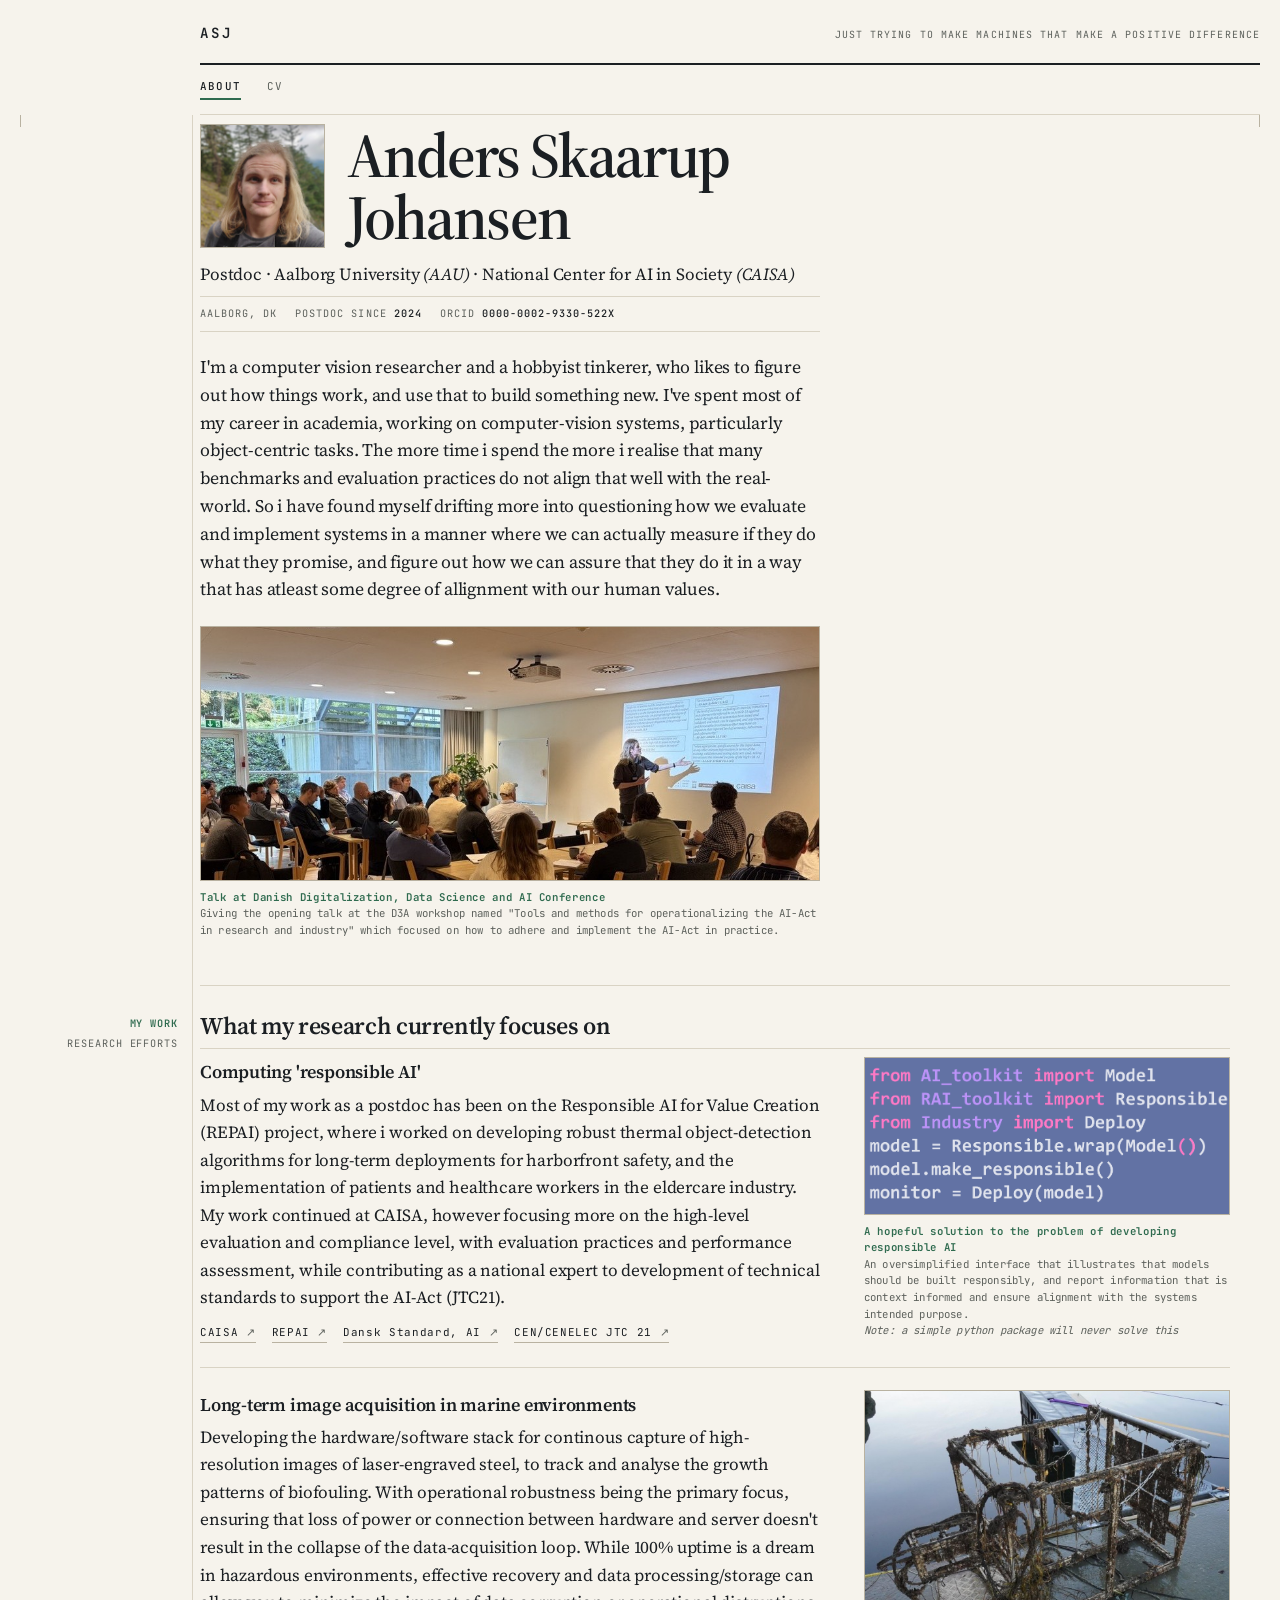
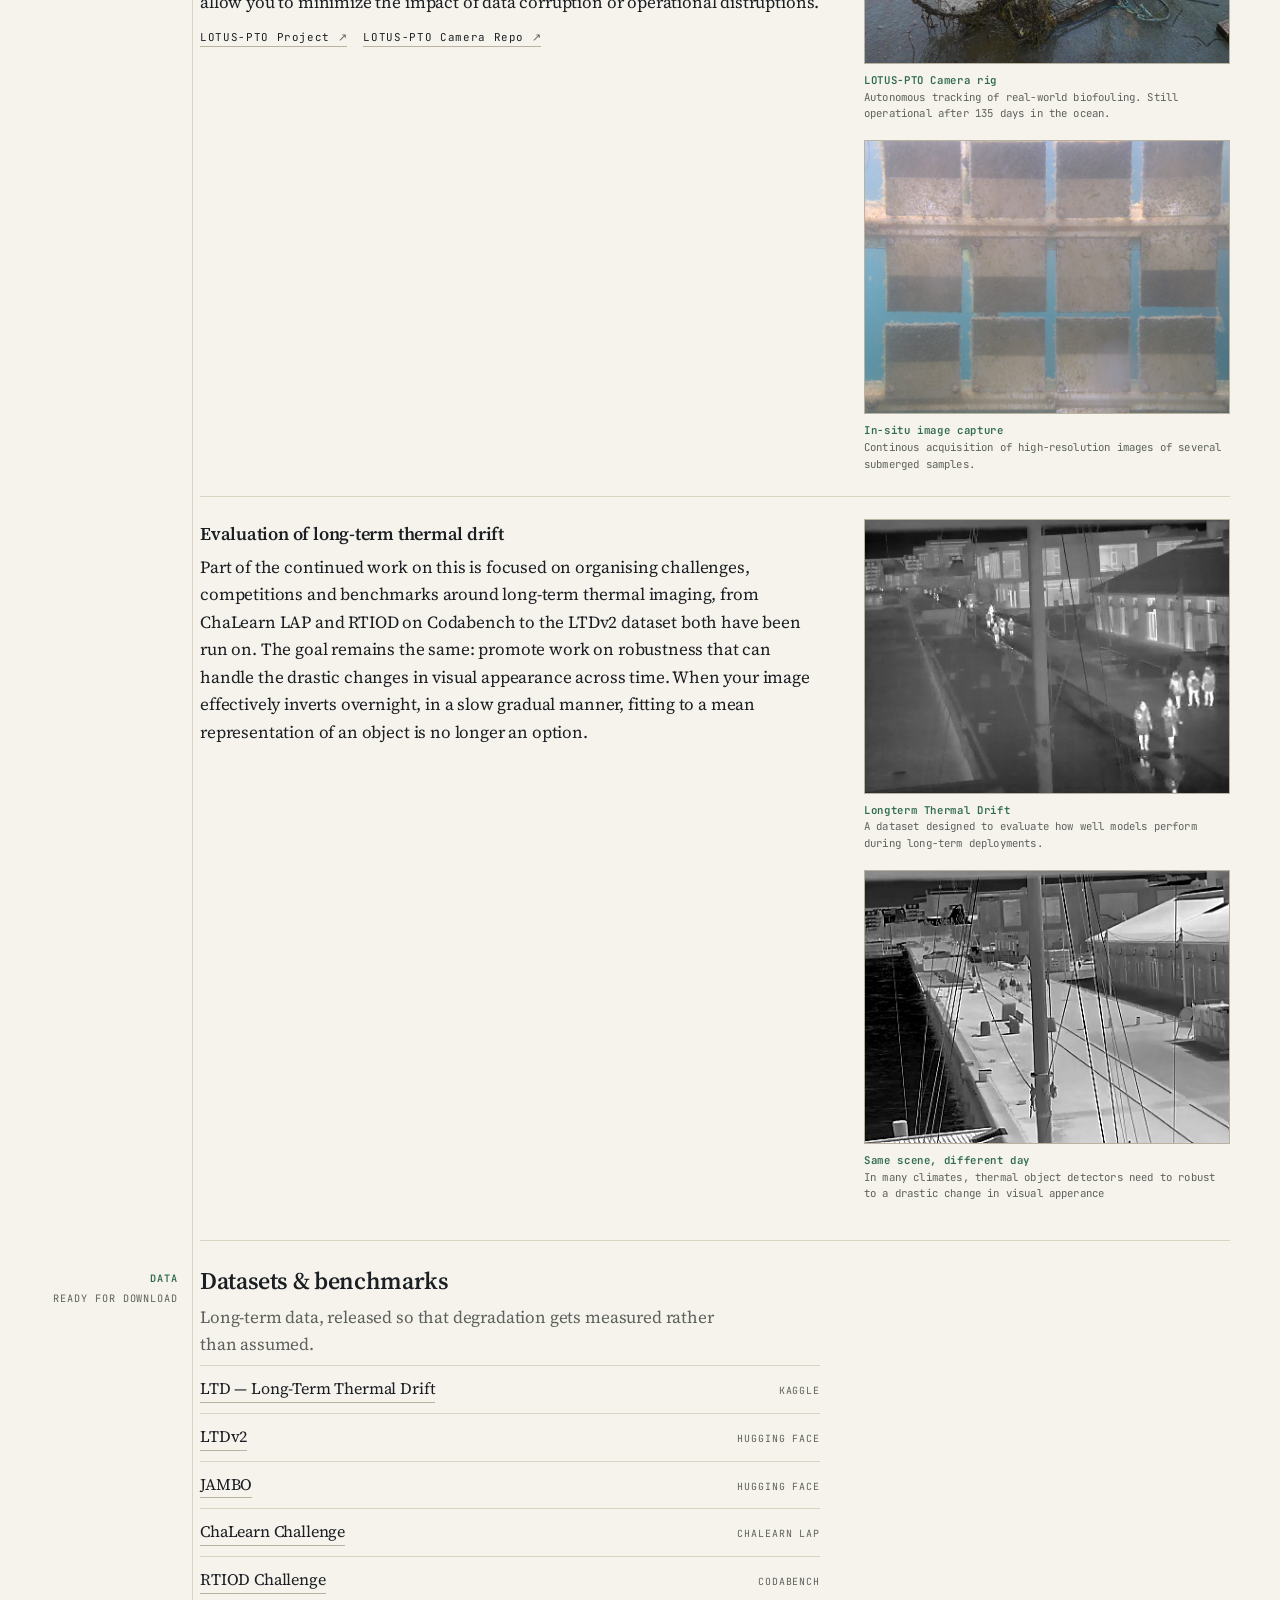
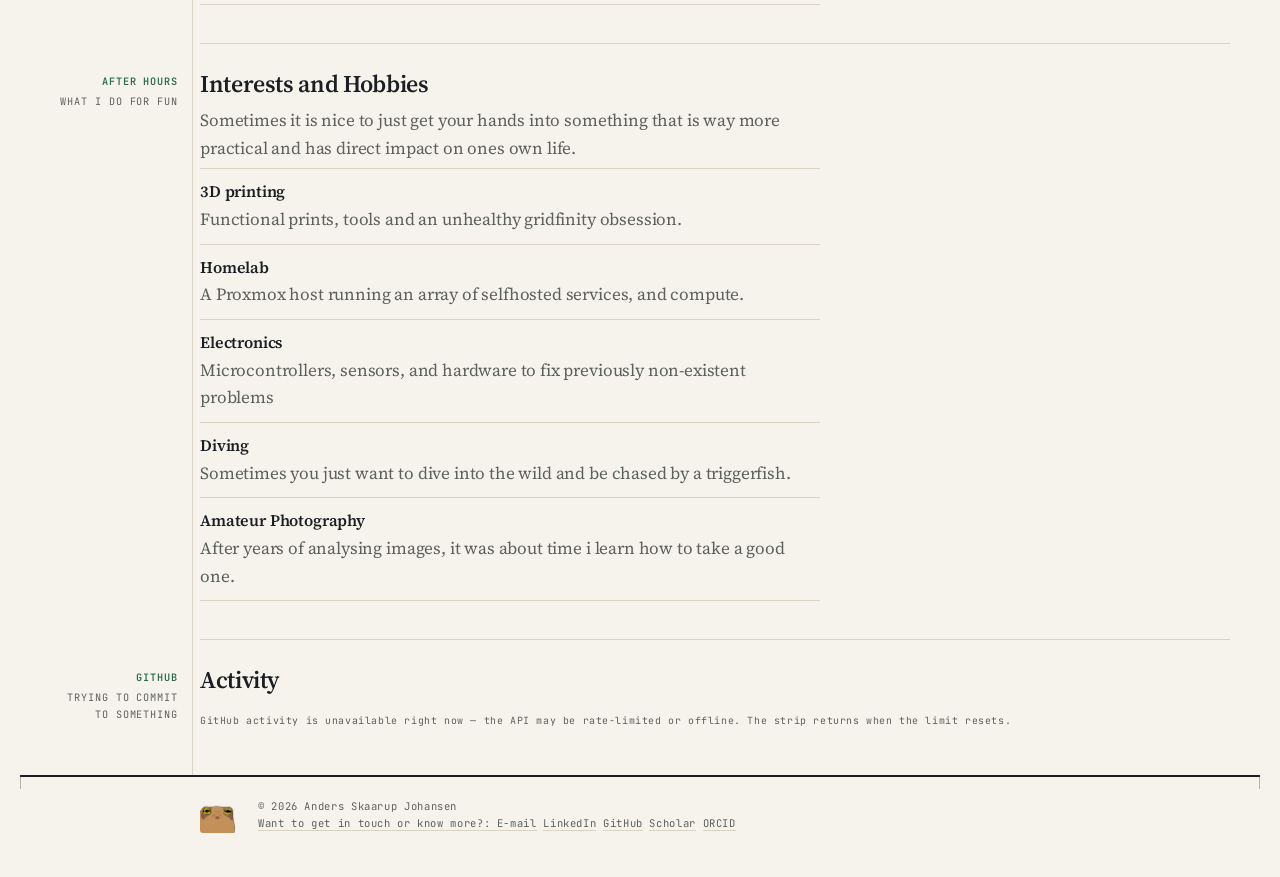
<file: index.html>
<!doctype html>
<html lang="en">
<head>
<meta charset="utf-8">
<meta name="viewport" content="width=device-width, initial-scale=1">
<meta name="color-scheme" content="light">
<title>Anders Skaarup Johansen — Computer Vision Researcher and Hobbyist Tinkerer</title>
<meta name="description" content="Anders Skaarup Johansen, Postdoc at Aalborg University and the National Center for AI in Society. Computer vision outside the lab, long-term field deployments, and evaluation that measures degradation.">
<link rel="icon" type="image/png" href="assets/img/frog-icon.png">

<link rel="preload" href="assets/fonts/source-serif-4-normal-latin.woff2" as="font" type="font/woff2" crossorigin>
<link rel="preload" href="assets/fonts/jetbrains-mono-normal-latin.woff2" as="font" type="font/woff2" crossorigin>
<link rel="stylesheet" href="assets/css/style.css?v=18">
</head>
<body>

<a class="skip" href="#main">Skip to content</a>

<header class="site">
  <div class="doc bar">
    <a class="monogram" href="index.html" aria-label="ASJ — home">ASJ</a>
    <span class="bar-note">Just trying to make machines that make a positive difference</span>
    <nav class="contents" aria-label="Sheets">
      <a class="sheet" href="index.html" aria-current="page">About</a>
      <a class="sheet" href="cv.html">CV</a>
    </nav>
  </div>
</header>

<main id="main" class="doc">

  <!-- ===================== Masthead ===================== -->
  <div class="masthead">
    <div class="mh-id">
      <img class="portrait" src="assets/img/profile.jpg" alt="Portrait of Anders Skaarup Johansen" width="125" height="125">
      <div class="mh-name">
        <h1>Anders Skaarup<br>Johansen</h1>
      </div>
    </div>

    <p class="role">Postdoc · Aalborg University <i>(AAU)</i> · National Center for AI in Society <i>(CAISA)</i></p>

    <p class="masthead-meta">
      <span>Aalborg, DK</span>
      <span>Postdoc since <b>2024</b></span>
      <span>ORCID <b>0000-0002-9330-522X</b></span>
    </p>

    <p class="lede">
      I'm a computer vision researcher and a hobbyist tinkerer, who likes to figure out how things work, and use that to build something new. 
      I've spent most of my career in academia, working on computer-vision systems, particularly object-centric tasks. 
      The more time i spend the more i realise that many benchmarks and evaluation practices do not align that well with the real-world. 
      So i have found myself drifting more into questioning how we evaluate and implement systems in a manner where we can actually measure if they do what they promise, 
      and figure out how we can assure that they do it in a way that has atleast some degree of allignment with our human values.
    </p>

    <figure class="masthead-figure">
      <picture>
        <!-- wide: the plate sits in the right column, cropped to the masthead height -->
        <source srcset="assets/img/D3A-slim.jpg" media="screen and (min-width: 1300px)">
        <!-- narrow/mobile (and print): native 2:1 plate stacked under the lede -->
        <img src="assets/img/D3A.jpg" alt="A steel deployment frame, thick with algae and shellfish, standing on a wet dock after recovery." width="947" height="387" loading="lazy">
      </picture>
      <figcaption><span class="fign">Talk at Danish Digitalization, Data Science and AI Conference</span><br>Giving the opening talk at the D3A workshop named "Tools and methods for operationalizing the AI-Act in research and industry" which focused on how to adhere and implement the AI-Act in practice.</figcaption>
    </figure>
  </div>

  <!-- ===================== 01 My Work ===================== -->
  <section class="section" aria-labelledby="work">
    <p class="rail"><b>My Work</b>Research Efforts</p>
    <h2 id="work">What my research currently focuses on</h2>
    <article class="strand">
      <div class="strand-text">
        <h3>Computing 'responsible AI'</h3>
        <p>
          Most of my work as a postdoc has been on the Responsible AI for Value Creation (REPAI) project, where i worked on developing robust thermal object-detection algorithms for long-term deployments for harborfront safety, 
          and the implementation of patients and healthcare workers in the eldercare industry. My work continued at CAISA, however focusing more on the high-level evaluation and compliance level, 
          with evaluation practices and performance assessment, while contributing as a national expert to development of technical standards to support the AI-Act (JTC21).
        </p>
        <p class="links">
          <a href="https://caisa.dk/en" target="_blank" rel="noopener">CAISA</a>
          <a href="https://vbn.aau.dk/en/projects/responsible-ai-for-value-creation/" target="_blank" rel="noopener">REPAI</a>
          <a href="https://www.ds.dk/da/fagomraader/it-og-digitalisering/kunstig-intelligens" target="_blank" rel="noopener">Dansk Standard, AI</a>
          <a href="https://jtc21.eu/" target="_blank" rel="noopener">CEN/CENELEC JTC 21</a>
        </p>
      </div>
      
      <div class="figures figures">
        <figure class="single">
          <img src="assets/img/rect1.png" alt="tooltip" loading="lazy" width="1350" height="800">
          <figcaption><span class="fign">A hopeful solution to the problem of developing responsible AI</span><br> An oversimplified interface that illustrates that models should be built responsibly, 
          and report information that is context informed and ensure alignment with the systems intended purpose.<br><i>Note: a simple python package will never solve this</i></figcaption>
        </figure>
      </div>

    </article>
    <article class="strand">
      <div class="strand-text">
        <h3>Long-term image acquisition in marine environments</h3>
        <p>Developing the hardware/software stack for continous capture of high-resolution images of laser-engraved steel, to track and analyse the growth patterns of biofouling.
          With operational robustness being the primary focus, ensuring that loss of power or connection between hardware and server doesn't result in the collapse of the data-acquisition loop.
          While 100% uptime is a dream in hazardous environments, effective recovery and data processing/storage can allow you to minimize the impact of data corruption or operational distruptions.
        </p>
        <p class="links">
          <a href="https://lotus-pto.eu/" target="_blank" rel="noopener">LOTUS-PTO Project</a>
          <a href="https://github.com/OldManAnders/lotus-pto-camera" target="_blank" rel="noopener">LOTUS-PTO Camera Repo</a>
          
        </p>
      </div>

      <div class="figures figures--pair">
        <figure class="plate">
          <img src="assets/img/lotus-im1.jpg" alt="A steel deployment frame, thick with algae and shellfish, standing on a wet dock after recovery." loading="lazy" width="1066" height="853">
          <figcaption><span class="fign">LOTUS-PTO Camera rig</span><br> Autonomous tracking of real-world biofouling. Still operational after 135 days in the ocean.</figcaption>
        </figure>
        <figure class="plate">
          <img src="assets/img/lotus-im3.png" alt="A picture of the submerged elements seen from the camera during deployment" loading="lazy" width="1350" height="1080">
          <figcaption><span class="fign">In-situ image capture</span><br> Continous acquisition of high-resolution images of several submerged samples.</figcaption>
        </figure>
      </div>
    </article>

    <article class="strand">
      <div class="strand-text">
        <h3>Evaluation of long-term thermal drift</h3>
        <p>Part of the continued work on this is focused on organising challenges, competitions and benchmarks around long-term thermal imaging, 
          from ChaLearn LAP and RTIOD on Codabench to the LTDv2 dataset both have been run on. The goal remains the same: 
          promote work on robustness that can handle the drastic changes in visual appearance across time. 
          When your image effectively inverts overnight, in a slow gradual manner, fitting to a mean representation of an object is no longer an option.
        </p>
      </div>

      <div class="figures figures--pair">
        <figure class="plate">
          <img src="assets/img/ltd-im3.jpg" alt="A frame from the LTD thermal dataset" loading="lazy" width="1066" height="853">
          <figcaption><span class="fign">Longterm Thermal Drift</span><br> A dataset designed to evaluate how well models perform during long-term deployments.</figcaption>
        </figure>
        <figure class="plate">
          <img src="assets/img/ltd-im2.jpg" alt="tooltip" loading="lazy" width="1350" height="1080">
          <figcaption><span class="fign">Same scene, different day</span><br> In many climates, thermal object detectors need to robust to a drastic change in visual apperance</figcaption>
        </figure>
      </div>
      </div>
    </article>
  </section>

  <!-- ===================== 02 Datasets ===================== -->
  <section class="section" aria-labelledby="data">
    <p class="rail"><b>Data</b>Ready for download</p>

    <h2 id="data">Datasets &amp; benchmarks</h2>
    <p class="section-intro">Long-term data, released so that degradation gets measured rather than assumed.</p>

    <ul class="ruled section-list">
      <li>
        <a class="name" href="https://www.kaggle.com/datasets/ivannikolov/longterm-thermal-drift-dataset" target="_blank" rel="noopener">LTD — Long-Term Thermal Drift</a>
        <span class="tag">Kaggle</span>
      </li>
      <li>
        <a class="name" href="https://huggingface.co/datasets/vapaau/LTDv2" target="_blank" rel="noopener">LTDv2</a>
        <span class="tag">Hugging Face</span>
      </li>
      <li>
        <a class="name" href="https://huggingface.co/datasets/vapaau/jambo" target="_blank" rel="noopener">JAMBO</a>
        <span class="tag">Hugging Face</span>
      </li>
      <li>
        <a class="name" href="https://chalearnlap.cvc.uab.es/challenge/51/description/" target="_blank" rel="noopener">ChaLearn Challenge</a>
        <span class="tag">ChaLearn LAP</span>
      </li>
      <li>
        <a class="name" href="https://www.codabench.org/competitions/10954/" target="_blank" rel="noopener">RTIOD Challenge</a>
        <span class="tag">Codabench</span>
      </li>
    </ul>
  </section>

  <!-- ===================== 03 Off the clock ===================== -->
  <section class="section" aria-labelledby="off">
    <p class="rail"><b>After Hours</b>What i do for fun</p>

    <h2 id="off">Interests and Hobbies</h2>
    <p class="section-intro">Sometimes it is nice to just get your hands into something that is way more practical and has direct impact on ones own life.</p>

    <ul class="ruled ruled--stacked section-list">
      <li><b class="name">3D printing</b><span class="note">Functional prints, tools and an unhealthy gridfinity obsession.</span></li>
      <li><b class="name">Homelab</b><span class="note">A Proxmox host running an array of selfhosted services, and compute.</span></li>
      <li><b class="name">Electronics</b><span class="note">Microcontrollers, sensors, and hardware to fix previously non-existent problems</span></li>
      <li><b class="name">Diving</b><span class="note">Sometimes you just want to dive into the wild and be chased by a triggerfish.</span></li>
      <li><b class="name">Amateur Photography</b><span class="note">After years of analysing images, it was about time i learn how to take a good one.</span></li>
    </ul>
  </section>

  <!-- ===================== 04 Activity ===================== -->
  <section class="section" aria-labelledby="activity">
    <p class="rail"><b>Github</b>Trying to commit to something</p>

    <h2 id="activity">Activity</h2>
    <div id="contributions" class="section-wide">
      <p class="strip-note">Loading public commit history from GitHub…</p>
    </div>
    <noscript><p class="strip-note">This strip is drawn from the GitHub API and needs JavaScript.</p></noscript>
  </section>

</main>

<footer class="colophon">
  <div class="doc">
    <div class="colophon-row">
      <img class="frog" src="assets/img/frog-icon.png" alt="" width="36" height="36" aria-hidden="true">
      <p>© <span id="y">2026</span> Anders Skaarup Johansen<br>
        <a class="colophon-links">
          Want to get in touch or know more?: 
          <a href="mailto:asjo@create.aau.dk">E-mail</a> 
          <a href="https://www.linkedin.com/in/andersskaarupjohansen/" target="_blank" rel="noopener">LinkedIn</a>
          <a href="https://github.com/OldManAnders" target="_blank" rel="noopener">GitHub</a> 
          <a href="https://scholar.google.com/citations?user=NcsD9d0AAAAJ&amp;hl=en" target="_blank" rel="noopener">Scholar</a> 
          <a href="https://orcid.org/0000-0002-9330-522X" target="_blank" rel="noopener">ORCID</a> 
        </a>
      </p>
    </div>
  </div>
</footer>

<script src="assets/js/main.js?v=4"></script>

</body>
</html>
</file>
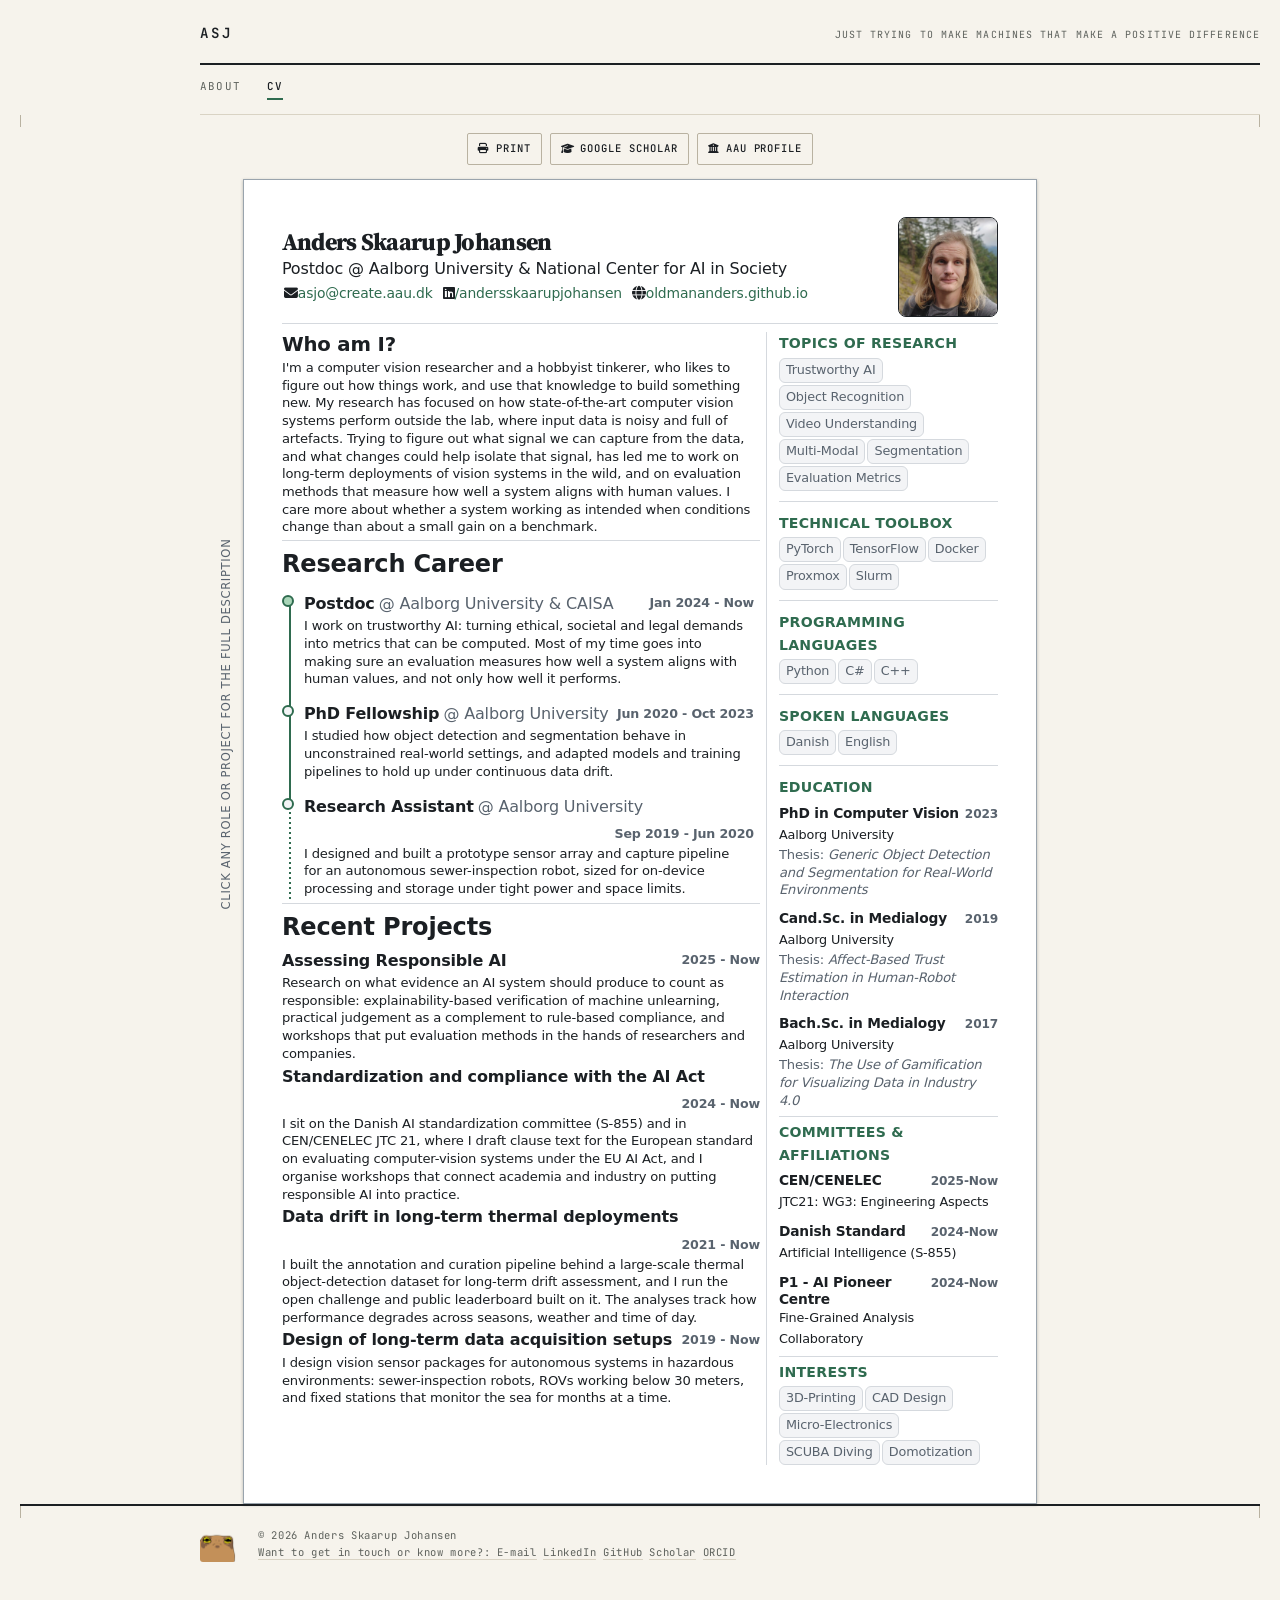
<file: cv.html>
﻿<!doctype html>
<html lang="en">
  <head>
    <meta charset="utf-8">
    <meta name="viewport" content="width=device-width, initial-scale=1">
    <meta name="color-scheme" content="light">
    <title>Curriculum Vitae</title>
    <meta name="description" content="Curriculum vitae, Printable and Interactable">
    <link rel="icon" type="image/png" href="assets/img/frog-icon.png">
    <link rel="preload" href="assets/fonts/source-serif-4-normal-latin.woff2" as="font" type="font/woff2" crossorigin>
    <link rel="preload" href="assets/fonts/jetbrains-mono-normal-latin.woff2" as="font" type="font/woff2" crossorigin>
    <link rel="stylesheet" href="https://cdnjs.cloudflare.com/ajax/libs/font-awesome/6.5.1/css/all.min.css">
    <link rel="stylesheet" href="assets/css/style.css?v=18">
  </head>
  <body>

    <a class="skip" href="#main">Skip to content</a>

    <header class="site">
      <div class="doc bar">
        <a class="monogram" href="index.html" aria-label="ASJ — home">ASJ</a>
        <span class="bar-note">Just trying to make machines that make a positive difference</span>
        <nav class="contents" aria-label="Sheets">
          <a class="sheet" href="index.html">About</a>
          <a class="sheet" href="cv.html" aria-current="page"></span>CV</a>
        </nav>
      </div>
    </header>

    <main id="main" class="wrap">

      <div class="toolbar no-print" role="toolbar" aria-label="CV controls">
        <button type="button" onclick="window.print()">
          <i class="fas fa-print"></i> Print
        </button>
        <a href="https://scholar.google.com/citations?user=NcsD9d0AAAAJ&amp;hl=en&amp;oi=ao" target="_blank" rel="noopener">
          <i class="fas fa-graduation-cap"></i> Google Scholar
        </a>
        <a href="https://vbn.aau.dk/en/persons/asjo/" target="_blank" rel="noopener">
          <i class="fas fa-building-columns"></i> AAU profile
        </a>
      </div>

<div class="cv-paper">
        <div class="cv-header">
          <div class="cv-header-main">
            <h1>Anders Skaarup Johansen</h1>
            <div class="cv-role">
              Postdoc @ Aalborg University &amp; National Center for AI in Society
            </div>
            <div class="cv-contact">
              <span class="pill"><i class="fas fa-envelope"></i><a href="mailto:asjo@create.aau.dk">asjo@create.aau.dk</a></span>
              <span class="pill"><i class="fab fa-linkedin"></i><a href="https://www.linkedin.com/in/andersskaarupjohansen/">/andersskaarupjohansen</a></span>
              <span class="pill"><i class="fa fa-globe"></i><a href="https://oldmananders.github.io/">oldmananders.github.io</a></span>
            </div>
          </div>
          <img class="cv-avatar" src="assets/img/profile.jpg" alt="Portrait of Anders Skaarup Johansen" loading="lazy" onerror="this.style.display='none'">
        </div>

        <div class="cv-layout">
          <div class="cv-main">
            <section class="cv-intro" aria-label="Introduction">
              <h2>Who am I?</h2>
              <span>
                I'm a computer vision researcher and a hobbyist tinkerer, who likes to figure out how things work, and use that knowledge to build something new. 
                My research has focused on how state-of-the-art computer vision systems perform outside the lab, where input data is noisy and 
                full of artefacts. Trying to figure out what signal we can capture from the data, and what changes could help isolate that signal, 
                has led me to work on long-term deployments of vision systems in the wild, and on evaluation methods that measure how well a system 
                aligns with human values. I care more about whether a system working as intended when conditions change than about a small gain on a benchmark.
              </span>
            </section>

            <section class="cv-block cv-experience" aria-label="Experience">
              <p class="cv-hint no-print">Click any role or project for the full description</p>
              <h2>Research Career</h2>
              <ul class="cv-list cv-list--timeline">
                <li class="cv-list-item">
                  <div class="cv-entry-top">
                    <span class="cv-entry-title">Postdoc</span>
                    <span class="cv-entry-sub">@ Aalborg University &amp; CAISA</span>
                    <span class="cv-chips"><span class="chip">Jan 2024 - Now</span></span>
                  </div>
                  <p class="cv-entry-preview">
                    I work on trustworthy AI: turning ethical, societal and legal demands into metrics that can be computed. Most of my time goes into making sure an evaluation measures how well a system aligns with human values, and not only how well it performs.
                  </p>
                  <button type="button" class="cv-entry-hit" data-modal="m-postdoc" aria-label="Open details: Postdoc at Aalborg University and CAISA"></button>
                </li>
                <li class="cv-list-item">
                  <div class="cv-entry-top">
                    <span class="cv-entry-title">PhD Fellowship</span>
                    <span class="cv-entry-sub">@ Aalborg University</span>
                    <span class="cv-chips"><span class="chip">Jun 2020 - Oct 2023</span></span>
                  </div>
                  <p class="cv-entry-preview">
                    I studied how object detection and segmentation behave in unconstrained real-world settings, and adapted models and training pipelines to hold up under continuous data drift.
                  </p>
                  <button type="button" class="cv-entry-hit" data-modal="m-phd" aria-label="Open details: PhD Fellowship at Aalborg University"></button>
                </li>
                <li class="cv-list-item">
                  <div class="cv-entry-top">
                    <span class="cv-entry-title">Research Assistant</span>
                    <span class="cv-entry-sub">@ Aalborg University</span>
                    <span class="cv-chips"><span class="chip">Sep 2019 - Jun 2020</span></span>
                  </div>
                  <p class="cv-entry-preview">
                    I designed and built a prototype sensor array and capture pipeline for an autonomous sewer-inspection robot, sized for on-device processing and storage under tight power and space limits.
                  </p>
                  <button type="button" class="cv-entry-hit" data-modal="m-ra" aria-label="Open details: Research Assistant at Aalborg University"></button>
                </li>
              </ul>
            </section>

            <section class="cv-block" aria-label="Recent projects">
              <h2>Recent Projects</h2>
              <ul class="cv-list">
                <li class="cv-list-item">
                  <div class="cv-entry-top">
                    <span class="cv-entry-title">Assessing Responsible AI</span>
                    <span class="cv-chips"><span class="chip">2025 - Now</span></span>
                  </div>
                  <p class="cv-entry-preview">Research on what evidence an AI system should produce to count as responsible: explainability-based verification of machine unlearning, practical judgement as a complement to rule-based compliance, and workshops that put evaluation methods in the hands of researchers and companies.</p>
                  <button type="button" class="cv-entry-hit" data-modal="m-assess" aria-label="Open details: Assessing Responsible AI"></button>
                </li>

                <li class="cv-list-item">
                  <div class="cv-entry-top">
                    <span class="cv-entry-title">Standardization and compliance with the AI Act</span>
                    <span class="cv-chips"><span class="chip">2024 - Now</span></span>
                  </div>
                  <p class="cv-entry-preview">I sit on the Danish AI standardization committee (S-855) and in CEN/CENELEC JTC 21, where I draft clause text for the European standard on evaluating computer-vision systems under the EU AI Act, and I organise workshops that connect academia and industry on putting responsible AI into practice.</p>
                  <button type="button" class="cv-entry-hit" data-modal="m-aiact" aria-label="Open details: Standardization and compliance with the AI Act"></button>
                </li>

                <li class="cv-list-item">
                  <div class="cv-entry-top">
                    <span class="cv-entry-title">Data drift in long-term thermal deployments</span>
                    <span class="cv-chips"><span class="chip">2021 - Now</span></span>
                  </div>
                  <p class="cv-entry-preview">I built the annotation and curation pipeline behind a large-scale thermal object-detection dataset for long-term drift assessment, and I run the open challenge and public leaderboard built on it. The analyses track how performance degrades across seasons, weather and time of day.</p>
                  <button type="button" class="cv-entry-hit" data-modal="m-drift" aria-label="Open details: Data drift in long-term thermal deployments"></button>
                </li>

                <li class="cv-list-item">
                  <div class="cv-entry-top">
                    <span class="cv-entry-title">Design of long-term data acquisition setups</span>
                    <span class="cv-chips"><span class="chip">2019 - Now</span></span>
                  </div>
                  <p class="cv-entry-preview">I design vision sensor packages for autonomous systems in hazardous environments: sewer-inspection robots, ROVs working below 30 meters, and fixed stations that monitor the sea for months at a time.</p>
                  <button type="button" class="cv-entry-hit" data-modal="m-acq" aria-label="Open details: Design of long-term data acquisition setups"></button>
                </li>
              
              </ul>
            </section>
          </div>

          <aside class="cv-side">
            <div class="skill-group">
              <p class="skill-label">Topics of Research</p>
              <div class="skill-pills">
                <span>Trustworthy AI</span>
                <span>Object Recognition</span>
                <span>Video Understanding</span>
                <span>Multi-Modal</span>
                <span>Segmentation</span>
                <span>Evaluation Metrics</span>
              </div>
            </div>
            <div class="skill-group">
              <p class="skill-label">Technical Toolbox</p>
              <div class="skill-pills">
                <span>PyTorch</span>
                <span>TensorFlow</span>
                <span>Docker</span>
                <span>Proxmox</span>
                <span>Slurm</span>

              </div>
            </div>
            <div class="skill-group">
              <p class="skill-label">Programming Languages</p>
              <div class="skill-pills">
                <span>Python</span>
                <span>C#</span>
                <span>C++</span>
              </div>
            </div>
            <div class="skill-group">
              <p class="skill-label">Spoken Languages</p>
              <div class="skill-pills">
                <span>Danish</span>
                <span>English</span>
              </div>

            </div>
            <p class="skill-label">Education</p>
            <ul class="edu-list">
              <li>
                <div class="edu-top">
                  <strong>PhD in Computer Vision</strong>
                  <span class="chip">2023</span>
                </div>
                <p class="edu-what">Aalborg University</p>
                <p class="edu-detail">Thesis: <em>Generic Object Detection and Segmentation for Real-World Environments</em></p>
              </li>
              <li>
                <div class="edu-top">
                  <strong>Cand.Sc. in Medialogy</strong>
                  <span class="chip">2019</span>
                </div>
                <p class="edu-what">Aalborg University</p>
                <p class="edu-detail">Thesis: <em>Affect-Based Trust Estimation in Human-Robot Interaction</em></p>
              </li>
              <li>
                <div class="edu-top">
                  <strong>Bach.Sc. in Medialogy</strong>
                  <span class="chip">2017</span>
                </div>
                <p class="edu-what">Aalborg University </p>
                <p class="edu-detail">Thesis: <em>The Use of Gamification for Visualizing Data in Industry 4.0</em></p>
              </li>
            </ul>
            
            <p class="skill-label">Committees & Affiliations</p>
            <ul class="edu-list">
              <li>
                <div class="edu-top">
                  <strong>CEN/CENELEC</strong>
                  <span class="chip">2025-Now</span>
                </div>
                <p class="edu-what">JTC21: WG3: Engineering Aspects</p>
              </li>

              <li>
                <div class="edu-top">
                  <strong>Danish Standard</strong>
                  <span class="chip">2024-Now</span>
                </div>
                <p class="edu-what">Artificial Intelligence (S-855)</p>
              </li>

              <li>
                <div class="edu-top">
                  <strong>P1 - AI Pioneer Centre</strong>
                  <span class="chip">2024-Now</span>
                </div>
                <p class="edu-what">Fine-Grained Analysis Collaboratory </p>
              </li>
            </ul>
            
            <div class="skill-group">
              <p class="skill-label">Interests</p>
              <div class="skill-pills">
                <span>3D-Printing</span>
                <span>CAD Design</span>
                <span>Micro-Electronics</span>
                <span>SCUBA Diving</span>
                <span>Domotization</span>
              </div>
            </div>
          </aside>
        </div>

        <!-- One pop-up per role: the invisible .cv-entry-hit button above opens it -->
        <dialog id="m-postdoc" class="modal" aria-labelledby="m-postdoc-t">
          <div class="modal-body">
            <div class="modal-head">
              <h3 id="m-postdoc-t">Postdoc &middot; Aalborg University &amp; CAISA</h3>
              <button type="button" class="modal-close" autofocus aria-label="Close">&times;</button>
            </div>
            <div class="details-body">
              <p>
                My postdoc work continues my interest on how to measure whether a system is doing the right thing when faced with complex real-world scenarios.
                Part of that work has been on specific usecases related to implementation of Responsible AI, in sensative contexts, 
                where people are at risk of being harmed or are in vulnurable postions where privacy and dignity are paramount.
                Another part of my work involves working on how to operationalize the AI Act for both industry and academia, 
                Primarily questioning how we can translate ethical, societal and legal requirements into computable metrics. 
                While retaining alignment with the human-centric values that many Responsible AI frameworks claim to support.
              </p>
              <figure class="details-figure details-figure--contain">
                <img src="assets/img/D3A.jpg" alt="Speaking at the D3A 4.0 workshop, 2026" loading="lazy">
                <center><figcaption>Giving a talk about how to operationalize the AI-Act for industry and academia at the D3A 4.0 workshop, 2026 </figcaption></center>
              </figure>
              <p>
                At the sametime i get to take part of my schedule to work on designing and running vision-based data-collection setups for long-term deployments. 
                I corrently do this as a part of a marine vision workpackage in the EU-funded LOTUS-PTO project, 
                where I designed and build underwater vision setups that are exposed to the open ocean for prolonged periods, to asses the growth patterns of bio-fouling.
              </p>
              <figure class="details-figure details-figure--row">
                <img src="assets/img/lotus-im1.jpg" alt="The LOTUS-PTO underwater imaging rig" loading="lazy">
                <img src="assets/img/lotus-im3.png" alt="The LOTUS-PTO underwater imaging rig" loading="lazy">
                <img src="assets/img/lotus-im2.jpg" alt="The LOTUS-PTO underwater imaging rig" loading="lazy">
                <figcaption>The LOTUS-PTO underwater imaging rig, after running for 135 days in the open ocean without interruption, during which the frame, lense and anything submerged became overgrown with barnacles, seaweed and algae.</figcaption>  
              </figure>
              <p class="details-sub">Projects</p>
              <ul class="details-list">
                <li><strong>Computing Responsible AI</strong>. The AI Act asks that systems "<i>achieve an appropriate level of accuracy, robustness and cybersecurity...</i>".
                However, when they are translated into measurable targets, important nuances can be lost. 
                I work on trying to bridge that gap, while identifying which components get lost in translation.
                The key is to identify which normative principles survive being made computable, and which
                quietly change meaning or measure something else.<br>

                In addition to computer-vision grounded research,I organize workshops and give talks with industry and academia, addressing the challenges
                of translating normative principles and operationalizing them as measurable targets. More crucially,
                trying to underline that adhering to a comparative benchmark does not mean that the system is actually
                measuring the right thing,  and that a system can be compliant with the AI Act while still being misaligned with human values.

                </li>

                <li>
                  <strong>REPAI (Responsible AI for Value Creation)</strong>, funded by the Poul Due Jensen
                  Foundation (with KU and AU). I built and trained the models for real-world cases, defined how
                  they were evaluated, and ran the work with the domain experts. I continued my PhD work on object recognition 
                  in low-resolution thermal data, and worked on eldercare-visit summaries for Aalborg Municipality's care
                  staff. The code, models and results from the harbour-front case were delivered to the
                  harbour-safety authorities, along with the documentation and the public dataset; the
                  eldercare track ran through workshops with care professionals.
                </li>
                <li>
                  <strong>LOTUS-PTO (Laser-Textured Surfaces for Wave and Tidal Power Take-Off)</strong>, an
                  EU consortium led by RISE (2025-2028). I designed and built the underwater imaging rig end
                  to end: camera and optics, the RP2350 firmware and HTTP API controlling the illumination and
                  the lens wiper, the capture and scheduling software, the processing tools and the housing. A
                  first rig then ran a full 135-day season without any interruption, with the capture and
                  storage pipeline holding up throughout.
                </li>
                <li>
                  <strong>JAMBO</strong>, a study of the seabed in Jammerbugten, Nordjylland, looking at the
                  impact of beam-trawl operations and classifying existing habitats. An interdisciplinary study,
                  together with a team of marine biologists, where I ran the ROV
                  surveys, built the annotation protocol and the tooling behind it, briefed the six
                  annotators, and did the data collection behind the paper. The result is a 3,290-image
                  dataset in which every image carries six independent labels, built so that annotator
                  disagreement can be measured rather than assumed away.
                </li>
              </ul>

              <p class="details-sub">Standardisation &amp; community</p>
              <ul class="details-list">
                <li>
                  National expert in Dansk Standard Committee S-855 (AI) and in CEN/CENELEC JTC-21,
                  WG3 (Engineering Aspects), where I write and rewrite clause text for the European
                  standard on evaluating computer-vision systems.
                </li>
                <li>
                  Organiser and speaker at the 2024 workshop on a Danish standard for computer-vision
                  metrics and at the 2026 D3A workshop on operationalizing the AI Act in research and industry.
                </li>
                <li>Challenge organiser for RTIOD at RWS@WACV 2026.</li>
                <li>Supervising semester projects in machine learning across the computer-engineering programmes at Aalborg University.</li>
              </ul>

              <div class="details-links">
                <strong>Links:</strong>
                <a href="https://repai.aau.dk/" target="_blank" rel="noopener">REPAI</a>
                <a href="https://caisa.dk/personer" target="_blank" rel="noopener">CAISA</a>
                <a href="https://vap.aau.dk/" target="_blank" rel="noopener">VAP lab</a>
                <a href="https://lotus-pto.eu/" target="_blank" rel="noopener">LOTUS-PTO</a>
                <a href="https://www.codabench.org/competitions/10954/" target="_blank" rel="noopener">RTIOD</a>
                <a href="https://huggingface.co/datasets/vapaau/LTDv2" target="_blank" rel="noopener">LTDv2 Data</a>
                <a href="https://huggingface.co/datasets/vapaau/jambo" target="_blank" rel="noopener">JAMBO data</a>
              </div>
            </div>
          </div>
        </dialog>
        <dialog id="m-phd" class="modal" aria-labelledby="m-phd-t">
          <div class="modal-body">
            <div class="modal-head">
              <h3 id="m-phd-t">PhD Fellowship &middot; Aalborg University</h3>
              <button type="button" class="modal-close" autofocus aria-label="Close">&times;</button>
            </div>
            <div class="details-body">
              <p>
                The focus of my PhD, was to figure out what happends when object recognition algorithms leave the lab, 
                and get exposed to the real-world under unconstrained conditions. 
                Figuring out how the performance of these systems could be measured in a way that was meaningful 
                outside the lab, and whether the models could be adapted to hold up under continuous data drift. 
              </p>
              <p>
                Initially i contributed to the LTD dataset with object-detection annotation, curation and evaluation. 
                Then i organized the Seasons in Drift challenge, designed the evaluation and ran the evaluation infrastructure. 
                On the method side I developed weather inference so that thermal
                detection could be conditioned on the meteorological conditions in the observed environment. The co-authored comparison
                and survey work came out of the same period.
              </p>

              <figure class="details-figure details-figure--row">
                <img src="assets/img/ltd-im1.jpg" alt="Thermal frame of a harbour front with pedestrians and cars" loading="lazy">
                <img src="assets/img/ltd-im2.jpg" alt="Thermal frame of the same harbour front in different weather" loading="lazy">
                <img src="assets/img/ltd-im3.jpg" alt="Thermal frame of the same harbour front in a third season" loading="lazy">
                <figcaption>Three frames from the LTD dataset (CC-BY-4.0), the same environment in different seasons, weather and lighting conditions.</figcaption>
              </figure>

              <p class="details-sub">Notable Outputs</p>
              <ul class="details-list">
                <li>
                  <strong>Seasons in Drift / LTD</strong> (NeurIPS 2021 Datasets & Benchmarks): the
                  annotation and curation pipeline behind 298 hours of thermal video over eight months,
                  later extended to 1,689 clips across 188 days with 1.07M annotated frames and 6.87M boxes,
                  plus the weather metadata that lets a change in performance be explained.
                </li>
                <li>
                  <strong>ChaLearn LAP Seasons in Drift Challenge</strong> (ECCV 2022 Workshops): I organised a challenge 
                  on the LTD dataset, designed to assess how well object detection models hold up under continous data drift, 
                  and designed the evaluation protocol to highlight how performance drifts across seasons and correlated performance with weather conditions.
                   
                </li>
                <li>
                  <strong>Who Cares about the Weather?</strong> (<em>Applied Sciences</em>, 2023): I
                  developed the weather-inference method for weather-aware thermal detection and authored the paper.
                  Aiming to embed a projected representation of the weather conditions both directly (forcing the model to adapt) 
                  and indirectly (providing a condition vector with a learnable weighting scheme) to improve detection performance in low-resolution thermal data.
                </li>
                <li>
                  <strong>Video Transformers: A Survey</strong> (<em>IEEE TPAMI</em>, 2023):
                  Co-authored the first survey on transformer architectures when applied to high-dimensional video data, 
                  where both strong temporal and spatial attention mechanisms are discussed. Moreover the different approaches to address them and 
                  their associated computational complexities are compared compared.
                </li>
                <li>
                  <strong>Joint Semanstic Segmentation and Super-Resolution</strong> (<em>LNCS CAIP</em>, 2023 and <em>WACW-W</em>, 2021): 
                  Co-authored two conference papers focused on joint-learning of semantic segmentation and super-resolution, 
                  where the goal is to improve the performance of super-resolution in contexts where there exists no high-resolution groundtruth, 
                  and further leverage that to improve semantic understanding.
                </li>
              </ul>

              <div class="details-links">
                <strong>Links:</strong>
                <a href="https://vap.aau.dk/ltd" target="_blank" rel="noopener">LTD dataset</a>
                <a href="https://huggingface.co/datasets/vapaau/LTDv2" target="_blank" rel="noopener">LTDv2</a>
                <a href="https://doi.org/10.54337/aau561828875" target="_blank" rel="noopener">PhD thesis</a>
                <a href="https://doi.org/10.3390/app131810295" target="_blank" rel="noopener">Weather paper</a>
                <a href="https://doi.org/10.1109/TPAMI.2023.3243465" target="_blank" rel="noopener">Video Transformers</a>
              </div>
            </div>
          </div>
        </dialog>
        <dialog id="m-ra" class="modal" aria-labelledby="m-ra-t">
          <div class="modal-body">
            <div class="modal-head">
              <h3 id="m-ra-t">Research Assistant &middot; Aalborg University</h3>
              <button type="button" class="modal-close" autofocus aria-label="Close">&times;</button>
            </div>
            <div class="details-body">
              <p>
                In the Autonomous Sewer Inspection Robot (ASIR) project, I worked on buildingt a prototype sensor package 
                that could operate on a small robot in a sewer pipe for extended periods of time. The challenge was to design a system that could 
                acquire, process and store data in real time, while being constrained by the limited power and space available on the robot. 
                I designed the prototype vision-data acquisition setup from the camera
                selection, the mounting and enclosure, the capture and storage software, and the on-board
                processing integration and tested it in the lab until it could acquire, process and
                store footage in real time.
              </p>
              <figure class="details-figure">
                <img src="assets/img/asir-robot.jpg" alt="The ASIR sewer inspection robot inside a pipe" loading="lazy">
                <figcaption>The ASIR platform inside a sewer pipe. Photo: ASIR project, Aalborg University.</figcaption>
              </figure>
              <p>
                While joining the ASIR project i also co-authored two papers from projects i did during the master's degree.
                First being about multi-modal heartbeat-rate estimation from rgb and thermal video, and second being about affect-based trust estimation in human-robot interaction.
              </p>
              <p class="details-sub">Notable Outputs</p>
              <ul class="details-list">
                <li>
                  <strong>Affect-Based Trust Estimation</strong> (<em>IEEE HRI</em>, 2020): 
                  Co-authored a paper on affect-based trust estimation in human-robot interaction, where participants would interact with 
                  a robotic arm displaying different movement behavior and interaction patterns while their affective state was measured to 
                  estimate their physiological response  to their percieved trust in the robot.
                </li>
                <li>
                  <strong>Multi-Modal Heartbeat Estimation</strong> (<em>ICMV</em>, 2019): 
                  Co-authored a paper on heartbeat-rate estimation from multi-modal video, where we fused visual and motion-based information.
                  The method showed that a combination of motion and visual based information beats out unimodal approaches and that decomposing 
                  the information into different sampling regimes could result in a more robust estimation of the heartbeat rate.
                </li>
                <li>
                  <strong>3D Sensors for Sewer Inspection</strong> (<em>Sensors</em>, 2021): 
                  Co-authored the quantitative comparison of depth sensing for pipe inspection, where the robustness of compact 3D sensors 
                  were evaluated in hostile conditions where there is limited visibility, reflective surfaces, dynamic lighting, contigous uniform feature-poor surfaces.
                </li>
              </ul>

              <div class="details-links">
                <strong>Links:</strong>
                <a href="https://asir.create.aau.dk" target="_blank" rel="noopener">ASIR project</a>
                <a href="https://doi.org/10.3390/s21072553" target="_blank" rel="noopener">Asir paper</a>
                <a href="https://doi.org/10.1145/3371382.3378327" target="_blank" rel="noopener">Trust paper</a>
                <a href="https://doi.org/10.1117/12.2523385" target="_blank" rel="noopener">Heartbeat paper</a>
              </div>
            </div>
          </div>
        </dialog>
        <dialog id="m-drift" class="modal" aria-labelledby="m-drift-t">
          <div class="modal-body">
            <div class="modal-head">
              <h3 id="m-drift-t">Data drift in long-term thermal deployments</h3>
              <button type="button" class="modal-close" autofocus aria-label="Close">&times;</button>
            </div>
            <div class="details-body">
              Content is still WIP, here is some links for now:
              <div class="details-links">
                <a href="https://vap.aau.dk/ltd" target="_blank" rel="noopener">LTD dataset</a>
                <a href="https://huggingface.co/datasets/vapaau/LTDv2" target="_blank" rel="noopener">LTDv2</a>
                <a href="https://github.com/MarcoParola/RTIOD" target="_blank" rel="noopener">RTIOD challenge</a>
                <a href="https://www.codabench.org/competitions/10954/" target="_blank" rel="noopener">Leaderboard</a>
              </div>
            </div>
          </div>
        </dialog>

        <dialog id="m-acq" class="modal" aria-labelledby="m-acq-t">
          <div class="modal-body">
            <div class="modal-head">
              <h3 id="m-acq-t">Design of long-term data acquisition setups</h3>
              <button type="button" class="modal-close" autofocus aria-label="Close">&times;</button>
            </div>
            <div class="details-body">
              Content is still WIP, here is some links for now:
              <div class="details-links">
                <a href="https://asir.create.aau.dk" target="_blank" rel="noopener">ASIR</a>
                <a href="https://github.com/OldManAnders/lotus-pto-camera" target="_blank" rel="noopener">LOTUS-PTO camera repo</a>
                <a href="https://huggingface.co/datasets/vapaau/jambo" target="_blank" rel="noopener">JAMBO dataset</a>
                <a href="https://www.thejot.net/article-preview/?show_article_preview=1581" target="_blank" rel="noopener">ROV cameras paper</a>
              </div>
            </div>
          </div>
        </dialog>

        <dialog id="m-aiact" class="modal" aria-labelledby="m-aiact-t">
          <div class="modal-body">
            <div class="modal-head">
              <h3 id="m-aiact-t">Standardization &amp; AI Act compliance</h3>
              <button type="button" class="modal-close" autofocus aria-label="Close">&times;</button>
            </div>
            <div class="details-body">
              Content is still WIP, here is some links for now:
              <div class="details-links">
                <a href="https://www.ds.dk/da/nyhedsarkiv/2026/04/endnu-en-ai-standard-til-ai-forordningen-er-kommet-paa-offentlig-hoering" target="_blank" rel="noopener">Dansk Standard news</a>
                <a href="https://d3aconference.dk/tools-and-methods-for-operationalizing-the-ai-act-in-research-and-industry" target="_blank" rel="noopener">D3A workshop</a>
                <a href="https://caisa.dk/personer" target="_blank" rel="noopener">CAISA</a>
              </div>
            </div>
          </div>
        </dialog>

        <dialog id="m-assess" class="modal" aria-labelledby="m-assess-t">
          <div class="modal-body">
            <div class="modal-head">
              <h3 id="m-assess-t">Assessing Responsible AI</h3>
              <button type="button" class="modal-close" autofocus aria-label="Close">&times;</button>
            </div>
            <div class="details-body">
              Content is still WIP, here is some links for now:
              <div class="details-links">
                <a href="https://arxiv.org/abs/2411.13332" target="_blank" rel="noopener">XAI for unlearning</a>
                <a href="https://doi.org/10.1007/978-3-032-16886-3_5" target="_blank" rel="noopener">A&Phi; paper</a>
                <a href="https://d3aconference.dk/tools-and-methods-for-operationalizing-the-ai-act-in-research-and-industry" target="_blank" rel="noopener">D3A workshop</a>
                <a href="https://aicentre.dk/events/20241218-workshop-danish-standard-for-computer-vision-metrics" target="_blank" rel="noopener">Metrics workshop</a>
              </div>
            </div>
          </div>
        </dialog>
      </div>

    </main>

<footer class="colophon">
  <div class="doc">
    <div class="colophon-row">
      <img class="frog" src="assets/img/frog-icon.png" alt="" width="36" height="36" aria-hidden="true">
      <p>© <span id="y">2026</span> Anders Skaarup Johansen<br>
        <a class="colophon-links">
          Want to get in touch or know more?: 
          <a href="mailto:asjo@create.aau.dk">E-mail</a> 
          <a href="https://www.linkedin.com/in/andersskaarupjohansen/" target="_blank" rel="noopener">LinkedIn</a>
          <a href="https://github.com/OldManAnders" target="_blank" rel="noopener">GitHub</a> 
          <a href="https://scholar.google.com/citations?user=NcsD9d0AAAAJ&amp;hl=en" target="_blank" rel="noopener">Scholar</a> 
          <a href="https://orcid.org/0000-0002-9330-522X" target="_blank" rel="noopener">ORCID</a> 
        </a>
      </p>
    </div>
  </div>
</footer>

    <script src="assets/js/main.js?v=4"></script>
  </body>
</html>
</file>
<file: assets/css/style.css>
/* --------  1. Design tokens  warm paper, CV green, ink type   --------*/
/* The datasheet direction: the document is a margin band + prose column +
   figures column. 1180px is where the band appears, 1300px is where the
   masthead splits, and the document stops growing once the figures column
   reaches its width. */

@font-face {
  font-family: 'Source Serif 4';
  font-style: normal;
  font-weight: 200 900;
  font-display: swap;
  src: url('../fonts/source-serif-4-normal-latin-ext.woff2') format('woff2');
  unicode-range: U+0100-02BA, U+02BD-02C5, U+02C7-02CC, U+02CE-02D7, U+02DD-02FF, U+0304, U+0308, U+0329, U+1D00-1DBF, U+1E00-1E9F, U+1EF2-1EFF, U+2020, U+20A0-20AB, U+20AD-20C4, U+2113, U+2C60-2C7F, U+A720-A7FF;
}
@font-face {
  font-family: 'Source Serif 4';
  font-style: normal;
  font-weight: 200 900;
  font-display: swap;
  src: url('../fonts/source-serif-4-normal-latin.woff2') format('woff2');
  unicode-range: U+0000-00FF, U+0131, U+0152-0153, U+02BB-02BC, U+02C6, U+02DA, U+02DC, U+0304, U+0308, U+0329, U+2000-206F, U+20AC, U+2122, U+2191, U+2193, U+2212, U+2215, U+FEFF, U+FFFD;
}
@font-face {
  font-family: 'Source Serif 4';
  font-style: italic;
  font-weight: 200 900;
  font-display: swap;
  src: url('../fonts/source-serif-4-italic-latin-ext.woff2') format('woff2');
  unicode-range: U+0100-02BA, U+02BD-02C5, U+02C7-02CC, U+02CE-02D7, U+02DD-02FF, U+0304, U+0308, U+0329, U+1D00-1DBF, U+1E00-1E9F, U+1EF2-1EFF, U+2020, U+20A0-20AB, U+20AD-20C4, U+2113, U+2C60-2C7F, U+A720-A7FF;
}
@font-face {
  font-family: 'Source Serif 4';
  font-style: italic;
  font-weight: 200 900;
  font-display: swap;
  src: url('../fonts/source-serif-4-italic-latin.woff2') format('woff2');
  unicode-range: U+0000-00FF, U+0131, U+0152-0153, U+02BB-02BC, U+02C6, U+02DA, U+02DC, U+0304, U+0308, U+0329, U+2000-206F, U+20AC, U+2122, U+2191, U+2193, U+2212, U+2215, U+FEFF, U+FFFD;
}
@font-face {
  font-family: 'JetBrains Mono';
  font-style: normal;
  font-weight: 100 800;
  font-display: swap;
  src: url('../fonts/jetbrains-mono-normal-latin-ext.woff2') format('woff2');
  unicode-range: U+0100-02BA, U+02BD-02C5, U+02C7-02CC, U+02CE-02D7, U+02DD-02FF, U+0304, U+0308, U+0329, U+1D00-1DBF, U+1E00-1E9F, U+1EF2-1EFF, U+2020, U+20A0-20AB, U+20AD-20C4, U+2113, U+2C60-2C7F, U+A720-A7FF;
}
@font-face {
  font-family: 'JetBrains Mono';
  font-style: normal;
  font-weight: 100 800;
  font-display: swap;
  src: url('../fonts/jetbrains-mono-normal-latin.woff2') format('woff2');
  unicode-range: U+0000-00FF, U+0131, U+0152-0153, U+02BB-02BC, U+02C6, U+02DA, U+02DC, U+0304, U+0308, U+0329, U+2000-206F, U+20AC, U+2122, U+2191, U+2193, U+2212, U+2215, U+FEFF, U+FFFD;
}

:root {
  --paper: #f6f3ec;
  --paper-2: #efeade;
  --ink: #1b1f23;
  --muted: #5d615c;
  --rule: #d9d3c4;
  --rule-strong: #b9b2a1;
  --green: #2f6b4f;

  --serif: 'Source Serif 4', Georgia, 'Times New Roman', serif;
  --mono: 'JetBrains Mono', ui-monospace, 'Cascadia Mono', Consolas, monospace;

  --pad: 30px;
  --rail: 150px;   /* margin band: rail labels + spine */
  --spine-gap: 0.5em;   /* hairline -> prose edge */
  --text: 620px;   /* prose column, ~72 characters at 17px */
  --gap: 44px;     /* prose column -> figures column */
  --name: clamp(2.25rem, 5.4vw, 3.9rem);

  /* Legacy token names: sections 6-8.5 (CV sheet, pop-ups, split sheets)
     still use these, and .cv-paper re-defines them for the sheet itself. */
  --fg: var(--ink);
  --muted-2: var(--muted);
  --accent: var(--green);
  --border: var(--rule);
  --border-strong: var(--rule-strong);
  --bg: var(--paper-2);
  --card: #ffffff;
  --max: 840px;
}

/* --------  2. Base / reset  paper theme, serif prose on the sheet   --------*/
*, *::before, *::after { box-sizing: border-box; }

html {
  -webkit-text-size-adjust: 100%;
  -webkit-font-smoothing: antialiased;
  scroll-behavior: smooth; /* anchor links scroll nicely */
  scroll-padding-top: 8rem; /* clear the sticky header */
}

body {
  margin: 0;
  /* The CV sheet inherits this system stack on purpose: its print geometry was
     tuned against it. The datasheet pages set the serif stack on .doc below. */
  font: 16px/1.65 system-ui, -apple-system, Segoe UI, Roboto, Helvetica, Arial, sans-serif;
  letter-spacing: -0.01em;
  color: var(--ink);
  background: var(--paper);
}

a {
  color: var(--accent);
  text-decoration: none;
  text-underline-offset: 3px;
}

a:hover {
  text-decoration: underline;
}

/* Every icon is one size: they are glyphs, so they would otherwise inherit
   whatever font-size their container happens to use. */
i[class*="fa-"] {
  font-size: 1em;
}

img { display: block; max-width: 100%; }

::selection { background: #e3e8dd; color: var(--ink); }

a:focus-visible, button:focus-visible {
  outline: 2px solid var(--green);
  outline-offset: 3px;
  border-radius: 1px;
}

/* Skip link */
.skip {
  position: absolute;
  left: -9999px;
  top: 0;
  padding: 10px 14px;
  background: var(--ink);
  color: var(--paper);
  font-family: var(--mono);
  font-size: .8rem;
  border: 0;
  z-index: 20;
}
.skip:focus { left: 12px; top: 12px; }

/* --------------------------------------------------------------------------
   The document. One container class, three widths: fluid on phones, a
   660px column up to 1179, then the full sheet with the margin band.
   -------------------------------------------------------------------------- */
.doc {
  position: relative;
  max-width: 720px;
  margin: 0 auto;
  padding: 0 var(--pad);
}

/* Centered content column: the CV page's sheet container and the print rules
   below both rely on this (sections 6-10). */
.wrap {
  max-width: var(--max);
  margin: 0 auto;
  padding: 0 24px;
}

main.doc {
  padding-bottom: 46px;
  font-family: var(--serif);
  font-size: 1.0625rem;
  line-height: 1.62;
  font-optical-sizing: auto;
  font-variant-numeric: oldstyle-nums proportional-nums;
  text-rendering: optimizeLegibility;
}

#main:focus-visible { outline: none; }

main.doc p { text-wrap: pretty; }
.masthead h1,
.section h2,
.strand h3 { text-wrap: balance; }

/* Datasheet links: an ink underline that turns green.
   Scoped to .section so the CV sheet's own link rules (section 6-8.5) and
   the contents strip (which draws its own underline) stay untouched. */
.section a {
  color: var(--ink);
  text-decoration: none;
  border-bottom: 1px solid var(--rule-strong);
  transition: color .15s, border-color .15s;
}
.section a:hover {
  color: var(--green);
  border-bottom-color: var(--green);
  text-decoration: none;
}

.kicker {
  font-family: var(--mono);
  font-size: .66rem;
  font-weight: 500;
  letter-spacing: .13em;
  text-transform: uppercase;
  color: var(--green);
  margin: 0;
}

/* --------  3. Site shell  header bar, contents strip   --------*/
/* The identity row and sheet switcher stay pinned together. */
header.site {
  position: sticky;
  top: 0;
  z-index: 10;
  background: var(--paper);
}

.bar {
  display: grid;
  grid-template-columns: 1fr auto;
  align-items: baseline;
  column-gap: 20px;
  padding: 22px 0 0;
  border-bottom: 0;
}

.monogram {
  font-family: var(--mono);
  font-size: .88rem;
  font-weight: 600;
  letter-spacing: .22em;
  color: var(--ink);
  border: 0;
}
.monogram:hover { color: var(--green); text-decoration: none; }

.bar-note {
  font-family: var(--mono);
  font-size: .62rem;
  letter-spacing: .11em;
  text-transform: uppercase;
  color: var(--muted);
  text-align: right;
}

/* Rule-end ticks: two short downward marks under the header rule and two
   upward ones over the footer rule. They read as the sheet's frame ends,
   and they only exist where the margin band does. */
.bar::before, .bar::after,
footer .doc::before, footer .doc::after {
  content: "";
  display: none;
  position: absolute;
  height: 12px;
  border-left: 1px solid var(--rule-strong);
}
.bar::before { left: 0; top: 100%; }
.bar::after { right: 0; top: 100%; }
footer .doc::before { left: 0; top: 0; }
footer .doc::after { right: 0; top: 0; }

.contents {
  display: flex;
  flex-wrap: wrap;
  align-items: baseline;
  gap: 8px 26px;
  margin-top: 34px;
  padding: 13px 0 14px;
  border-top: 2px solid var(--ink);
  border-bottom: 1px solid var(--rule);
}

/* The contents strip is the header's second row, not a page element. */
.bar > .contents {
  grid-column: 1 / -1;
  margin-top: 18px;
}

.sheet {
  display: inline-flex;
  align-items: baseline;
  gap: 8px;
  border: 0;
  font-family: var(--mono);
  font-size: .68rem;
  letter-spacing: .11em;
  text-transform: uppercase;
  color: var(--muted);
  padding-bottom: 2px;
  border-bottom: 2px solid transparent;
}
.sheet .sn { color: var(--green); font-weight: 500; }
.sheet:hover {
  color: var(--ink);
  border-bottom-color: var(--rule-strong);
  text-decoration: none;
}
.sheet[aria-current="page"] {
  color: var(--ink);
  font-weight: 500;
  border-bottom-color: var(--green);
}

/* --------  4. Masthead  kicker, portrait, name, role, meta, lede, plate   --------*/
.masthead { padding: 0.5em 0 8px; }

.masthead .kicker { margin-bottom: 18px; }

.mh-id {
  display: flex;
  align-items: flex-start;
  gap: 22px;
}

.mh-name { min-width: 0; }

/* Square, exactly as tall as the two name lines: 2 x one line box. */
.portrait {
  flex: 0 0 auto;
  width: calc(2 * var(--name));
  height: calc(2 * var(--name));
  object-fit: cover;
  border: 1px solid var(--rule-strong);
  background: var(--paper-2);
}

.mh-name h1 {
  font-size: var(--name);
  font-weight: 600;
  line-height: 1;
  letter-spacing: -0.03em;
  margin: 0;
}

/* Below the portrait row, so it gets the full prose measure and never
   breaks a word onto a lonely second line beside the portrait. */
.role {
  font-size: 1.06rem;
  line-height: 1.45;
  /* 0.5em of the role text down to the meta strip; the strip itself starts
     flush, so the gap scales with this line rather than being a fixed 24px. */
  margin: 14px 0 0.5em;
  color: var(--ink);
}

.masthead-meta {
  display: flex;
  flex-wrap: wrap;
  gap: 3px 18px;
  margin: 0;
  padding: 9px 0;
  border-top: 1px solid var(--rule);
  border-bottom: 1px solid var(--rule);
  font-family: var(--mono);
  font-size: .64rem;
  letter-spacing: .1em;
  text-transform: uppercase;
  color: var(--muted);
}
.masthead-meta b { font-weight: 500; color: var(--ink); }

.lede {
  font-size: 1.1rem;
  line-height: 1.58;
  margin: 22px 0 0;
  max-width: 660px;   /* the band between 1180 and 1300 has no figures column to hold it */
}

/* Masthead plate: stacked under the lede until the masthead splits. */
.masthead-figure {
  margin: 22px 0 0;
  max-width: var(--text);
}

/* <picture> is only a source switcher; keep the <img> as the figure's flex child */
.masthead-figure picture { display: contents; }

.masthead-figure img {
  width: 100%;
  height: auto;
  object-fit: contain;
  border: 1px solid var(--rule-strong);
  background: var(--paper-2);
}

/* --------  5. Sections, strands, figures, ruled lists   --------*/
.section {
  --sec-pt: 26px;
  position: relative;
  margin-top: 38px;
  padding-top: var(--sec-pt);
  border-top: 1px solid var(--rule);
}

/* Rail: a marginal note, right-aligned against the spine. Inline on
   narrower screens, hidden on phones. */
.rail {
  font-family: var(--mono);
  font-size: .64rem;
  line-height: 1.65;
  letter-spacing: .09em;
  text-transform: uppercase;
  color: var(--muted);
  margin: 0 0 8px;
}
.rail b {
  font-weight: 600;
  color: var(--green);
  margin-right: .8em;
}

.section h2 {
  color: var(--ink);
  font-size: 1.5rem;
  font-weight: 600;
  letter-spacing: -0.015em;
  line-height: 1.2;
  /* 0.5em of the 17px body type (~8px). 0.5em on this 24px h2 would still
     resolve to 12px, so the gap is expressed in root units instead. */
  margin: 0 0 0.5rem;
}

.section-intro {
  color: var(--muted);
  margin: 0 0 6px;
}

.strand {
  margin-top: 24px;
  padding-top: 22px;
  border-top: 1px solid var(--rule);
}

/* First strand after a section heading: drop its top margin so the hairline
   sits 0.5em under the heading, and keep the strand's own 0.5em padding to its
   h3. Zero (not 0.5em) because at >=1180 the section is a grid, where adjacent
   margins do not collapse and the h2's bottom margin already supplies the gap. */
.section > h2 + .strand {
  margin-top: 0;
  padding-top: 0.5rem;
}

/* Reset the CV-page heading defaults (bare h3 is muted with a rule) so the
   strand headings read as datasheet headings. */
.strand h3 {
  color: var(--ink);
  border-bottom: 0;
  font-size: 1.13rem;
  font-weight: 600;
  letter-spacing: -0.012em;
  margin: 0 0 5px;
}

.strand p { margin: 0 0 12px; }
.strand p:last-child { margin-bottom: 0; }

.links {
  display: flex;
  flex-wrap: wrap;
  gap: 2px 16px;
  margin: 0;
  font-family: var(--mono);
  font-size: .68rem;
  letter-spacing: .06em;
  color: var(--muted);
}
.links a { border-bottom-color: var(--rule-strong); }
.links a::after { content: " \2197"; color: var(--muted); }

/* Figures stack in their own column. The pair sits side by side only in the
   single-column band (700-1179), where each plate is wide enough for it. */
.figures {
  display: grid;
  gap: 18px;
  align-content: start;
  margin-top: 18px;
}

.figures figure { margin: 0; }

.single img{
  width: 100%;
  height: auto;
  object-fit: cover;
  border: 1px solid var(--rule-strong);
  background: var(--paper-2);
}

.plate img {
  width: 100%;
  height: auto;
  aspect-ratio: 4 / 3;
  object-fit: cover;
  border: 1px solid var(--rule-strong);
  background: var(--paper-2);
}

/* the LTD frames are 384px wide: never upscale them */
.plate--native { max-width: 384px; }

.single figcaption,
.plate figcaption,
.masthead-figure figcaption {
  font-family: var(--mono);
  font-size: .67rem;
  line-height: 1.55;
  letter-spacing: .015em;
  color: var(--muted);
  margin-top: 8px;
}
.fign {
  color: var(--green);
  font-weight: 600;
  margin-right: .35em;
  letter-spacing: .06em;
}

.ruled {
  list-style: none;
  margin: 0;
  padding: 0;
  border-top: 1px solid var(--rule);
}
.ruled li {
  display: flex;
  align-items: baseline;
  flex-wrap: wrap;
  gap: 2px 12px;
  padding: 10px 0;
  border-bottom: 1px solid var(--rule);
}
.ruled .name { font-size: 1rem; }
.ruled .tag {
  margin-left: auto;
  font-family: var(--mono);
  font-size: .62rem;
  letter-spacing: .09em;
  text-transform: uppercase;
  color: var(--muted);
  white-space: nowrap;
}
.ruled .note { color: var(--muted); }
.ruled b { font-weight: 600; }

/* Label above note, so all four rows read as one glossary instead of two
   wrapping onto a second line and two not. */
.ruled--stacked li,
.ruled--stacked .name,
.ruled--stacked .note { display: block; }
.ruled--stacked .note { margin-top: 1px; }

/* ==========================================================================
   700-1179: one column, 660px, no margin band. The rail becomes an inline
   kicker above its heading, the plate pair goes side by side.
   ========================================================================== */
@media screen and (min-width: 700px) and (max-width: 1179px) {
  .figures--pair { grid-template-columns: 1fr 1fr; }
}

/* ==========================================================================
   >=1180: the sheet. Margin band with the spine, prose and figures columns.
   ========================================================================== */
@media screen and (min-width: 1180px) {
  .doc {
    max-width: 1340px;                  /* band + prose + gap + figures + pad */
    width: calc(100% - 40px);           /* keeps an outer margin on 1366-wide screens */
    padding-left: calc(var(--pad) + var(--rail));
  }

  .bar::before, .bar::after,
  footer .doc::before, footer .doc::after { display: block; }

  /* Spine: the prose column's left edge, from the header rule to the footer
     rule. Drawn --spine-gap outside the text so descenders never touch it;
     the rail labels keep their own fixed offset. */
  main.doc::before {
    content: "";
    position: absolute;
    left: calc(var(--pad) + var(--rail) - var(--spine-gap));
    top: 0;
    bottom: 0;
    border-left: 1px solid var(--rule);
  }

  .section,
  .strand {
    display: grid;
    grid-template-columns: minmax(0, var(--text)) minmax(0, 1fr);
    column-gap: var(--gap);
  }

  /* the hairline between strands spans the whole sheet, not just the prose */
  .strand { grid-column: 1 / -1; }

  /* the heading and intro stay in the prose column; auto-placement would
     otherwise drop the intro into the figures column */
  .section > h2,
  .section-intro { grid-column: 1; }

  /* the masthead's own rows stop at the prose column edge, so its hairlines
     line up with every section rule below them */
  .mh-id,
  .masthead-meta,
  .lede { max-width: var(--text); }

  .rail {
    position: absolute;
    top: calc(var(--sec-pt) + 4px);   /* first label line sits on the heading's cap line */
    right: calc(100% + 22px);
    width: 128px;
    margin: 0;
    text-align: right;
  }
  .rail b { display: block; margin: 0 0 3px; }

  .figures {
    grid-row: 1;
    grid-column: 2;
    margin-top: 0;
  }

  /* lists and the intro line stay in the prose column */
  .section-list { grid-column: 1; }

  /* the strip is the one element that earns the full sheet width */
  .section-wide { grid-column: 1 / -1; }
}

/* ==========================================================================
   >=1300: the masthead splits  identity left, plate right.
   ========================================================================== */
@media screen and (min-width: 1300px) {
  .masthead {
    display: grid;
    grid-template-columns: minmax(0, var(--text)) minmax(0, 1fr);
    column-gap: var(--gap);
    align-items: start;
  }

  .masthead .kicker { grid-column: 1 / -1; }
  .mh-id { grid-column: 1; }
  .role { grid-column: 1; }
  .masthead-meta { grid-column: 1; }

  .lede {
    grid-column: 1;
    font-size: 1.16rem;
    line-height: 1.62;
  }

  .masthead-figure {
    grid-column: 2;
    grid-row: 1 / span 4;   /* level with the name/portrait, down to the lede */
    align-self: stretch;
    display: flex;
    flex-direction: column;
    min-height: 0;
    max-width: none;
    margin: 0;
  }

  .masthead-figure img {
    flex: 1 1 auto;
    min-height: 0;
    aspect-ratio: auto;
    object-fit: cover;
  }

  /* Side by side once the figures column is wide enough for a readable
     pair; below this the plates stack and stand on their own. */
  .figures--pair { grid-template-columns: 1fr 1fr; }
}

/* ==========================================================================
   Phones
   ========================================================================== */
@media screen and (max-width: 699px) {
  .doc { max-width: none; padding: 0 22px; }
  .bar::before, .bar::after, .bar-note { display: none; }
  .masthead { padding-top: 26px; }
  .masthead .kicker { margin-bottom: 12px; }
  .mh-id { gap: 16px; }
  .rail { display: none; }
  .contents { gap: 8px 18px; }
  .colophon-links { margin-left: 0; }
}

@media screen and (max-width: 559px) {
  main.doc { font-size: 1.03125rem; }
  .lede { font-size: 1.05rem; }
  .ruled li { gap: 0 10px; }
}

/* Narrow phones: a smaller name keeps "Anders Skaarup" on one line, so the
   portrait stays exactly as tall as the two name lines. */
@media screen and (max-width: 365px) {
  :root { --name: 2rem; }
}

@media (prefers-reduced-motion: reduce) {
  html { scroll-behavior: auto; }
  a { transition: none; }
}

/* --------  6. CV header & toolbar (used on cv.html)   --------*/
/* .cv-header only occurs inside .cv-paper; layout lives on
   .cv-paper .cv-header below. */

.cv-header h1 {
  margin: 0;
  font-size: clamp(1.6rem, 3.5vw, 2rem);
  letter-spacing: -0.03em;
  font-weight: 800;
  line-height: 1.1;
}

/* Contact pills inside the CV header  single row, scrolls if needed */
.cv-contact {
  display: flex;
  flex-wrap: wrap;
  gap: 6px;
  margin: 0 0;
  font-size: .78rem;
}

.cv-contact .pill {
  font-size: .87rem;
  padding: 0px 2px;
  gap: 3px;
  white-space: nowrap;
  flex: 0 0 auto;
}

/* Personal site link directly under the role in the CV banner */
.cv-site {
  display: inline-flex;
  align-items: center;
  gap: 4px;
  margin-top: 2px;
  font-size: .82rem;
  color: var(--muted-2);
}
.cv-site i {
  font-size: .72rem;
}
.cv-site:hover {
  color: var(--accent);
}

/* Expand / Collapse buttons above the CV sections */
.toolbar {
  display: flex;
  gap: 8px;
  flex-wrap: wrap;
  justify-content: center;
  margin: 18px 0 14px;
}

.toolbar button, .toolbar a {
  display: inline-flex;
  align-items: center;
  gap: 7px;
  padding: 8px 14px;
  border-radius: 8px;
  border: 1px solid var(--accent);
  background: var(--accent);
  cursor: pointer;
  font: inherit;
  font-size: .88rem;
  font-weight: 600;
  color: var(--bg);
  box-shadow: 0 1px 2px rgba(0,0,0,.3);
  transition: .15s;
}

.toolbar button:hover, .toolbar a:hover {
  background: #caa9fa;
  color: var(--bg);
  border-color: #caa9fa;
  transform: translateY(-1px);
  text-decoration: none;
}

/* --------  7. Detail pop-ups  native <dialog>, no JS library needed   --------*/
dialog.modal {
  /* As wide as the CV sheet it covers; the height follows the content. The
     cap lives on .modal-body below, so a long detail scrolls instead of
     growing past the viewport. */
  width: min(210mm, 94vw);
  max-width: none;
  max-height: none;
  padding: 0;
  border: 1px solid var(--border-strong);
  border-radius: 12px;
  background: var(--card);
  color: var(--fg);
  box-shadow: 0 18px 50px rgba(0,0,0,.45);
}

dialog.modal::backdrop {
  background: rgba(0,0,0,.55);
  backdrop-filter: blur(2px);
}

/* Padding + scroll live here so backdrop clicks still hit the dialog itself.
   The cap (A4, or the viewport when that is shorter) keeps a long detail
   scrollable; a short one ends where its content ends. */
.modal-body {
  display: flex;
  flex-direction: column;
  max-height: min(297mm, 92vh);
  max-height: min(297mm, 92dvh);
  padding: 18px 20px 20px;
  overflow: hidden;
}

.modal-head {
  display: flex;
  align-items: flex-start;
  gap: 12px;
  margin-bottom: 10px;
  padding-bottom: 8px;
  border-bottom: 1px solid var(--border);
}

.modal-head h3 {
  margin: 0;
  font-size: 1rem;
  font-weight: 700;
  line-height: 1.3;
  border: 0;
  padding: 0;
  letter-spacing: -0.01em;
  color: var(--fg);
}

.modal-close {
  margin-left: auto;
  flex: 0 0 auto;
  width: 28px;
  height: 28px;
  display: grid;
  place-items: center;
  border-radius: 8px;
  border: 1px solid var(--border);
  background: var(--bg);
  color: var(--muted);
  font: inherit;
  font-size: 1.1rem;
  line-height: 1;
  cursor: pointer;
}

.modal-close:hover {
  border-color: var(--border-strong);
  color: var(--fg);
}

/* Invisible button stretched over a CV entry: clicking anywhere in the entry
   opens its pop-up, while the button keeps keyboard focus and a11y semantics. */
.cv-entry-hit {
  position: absolute;
  inset: 0;
  padding: 0;
  border: 0;
  background: none;
  font: inherit;
  cursor: pointer;
}

.cv-entry-hit:focus-visible {
  outline: 2px solid var(--accent);
  outline-offset: -2px;
  border-radius: 8px;
}

.cv-entry-title {
  flex: 0 1 auto;
  min-width: 0;
  font-size: 1.0rem;
  letter-spacing: -0.01em;
  font-weight: 750;
}

.cv-list--timeline .cv-entry-title {
  padding-left: 4px;
}

/* Sits below the fixed title bar and scrolls when the detail is taller than the cap. */
.details-body {
  flex: 1 1 auto;
  min-height: 0;
  overflow: auto;
  color: var(--fg);
  font-size: .94rem;
  line-height: 1.4;
}

.details-body p {
  margin: 0 0 .65em;
}

.details-body p:last-child {
  margin-bottom: 0;
}

/* Small caps-ish section label inside a pop-up ("Projects", "Main outputs") */
.details-body .details-sub {
  margin: .9em 0 .35em;
  font-size: .74rem;
  font-weight: 700;
  letter-spacing: .07em;
  text-transform: uppercase;
  color: var(--accent);
}

.details-list {
  margin: 0 0 .65em;
  padding-left: 1.05em;
  display: grid;
  gap: .35em;
}

.details-list li::marker {
  color: var(--accent);
}

/* Figures inside a pop-up. Default: full width. --contain: shrink to fit a
   tall/square logo. --row: three small images side by side (dataset samples). */
.details-figure {
  margin: .8em 0;
}

.details-figure img {
  display: block;
  width: 100%;
  height: auto;
  border: 1px solid var(--border);
  border-radius: 8px;
  background: var(--bg);
}

.details-figure figcaption {
  margin-top: 5px;
  font-size: .76rem;
  line-height: 1.35;
  color: var(--muted);
}

.details-figure--contain img {
  width: auto;
  max-width: 100%;
  max-height: 230px;
  margin: 0 auto;
}

.details-figure--row {
  display: grid;
  grid-template-columns: repeat(3, minmax(0, 1fr));
  gap: 4px;
}

.details-figure--row img {
  border-radius: 4px;
}

.details-figure--row figcaption {
  grid-column: 1 / -1;
}

/* Outbound links at the bottom of a pop-up, as small chips */
.details-links {
  display: flex;
  flex-wrap: wrap;
  gap: 6px;
  margin-top: .9em;
}

.details-links a {
  font-size: .78rem;
  font-weight: 650;
  padding: 3px 8px;
  border-radius: 6px;
  border: 1px solid var(--border);
  background: var(--bg);
  color: var(--accent);
}

.details-links a:hover {
  border-color: var(--border-strong);
  text-decoration: none;
}

/* --------  8. CV paper  the bordered "sheet" with two-column layout   --------*/
/* Traditional CV palette (dark ink on white) so the on-screen sheet matches the   printed page. Overriding the tokens here re-themes every child rule that uses   var(--); the Dracula palette stays in effect everywhere outside the sheet. */
.cv-paper {
  --cv-pad: 1cm;
  /* sheet padding; the left-margin hint is placed relative to it */
  --fg: #1b1f23;
  /* CV body text */
  --muted: #59636e;
  /* dates, previews, captions */
  --muted-2: var(--accent);
  /* icons */
  --accent: #2f6b4f;
  /* muted dark green  links + timeline */
  --border: #d5d9de;
  --border-strong: #9aa4ad;
  --bg: #f3f4f6;
  /* inset surfaces: chips, open summary */
  --card: #ffffff;
  /* the sheet itself */
  --shadow: 0 1px 2px rgba(20, 30, 25, .07);
  color: var(--fg);
  background: var(--card);
  border: 1px solid var(--border-strong);
  border-radius: 0;
  width: 210mm;
  /* Full A4 when there is room; fluid full-width when there isn't. */
  max-width: 100%;
  margin: 0 auto;
  min-height: 297mm;
  /* A4 tall: the sheet always fills a page, and grows if the content needs more */
  padding: var(--cv-pad);
  box-shadow: 0 1px 3px rgba(0,0,0,.25);
  position: relative;
}

/* Let the column holding the sheet grow to A4 + gutters (falls back to --max).
   The gutters also leave room for the margin hint beside the sheet. */
main.wrap:has(> .cv-paper) {
  max-width: calc(210mm + 48px);
}

/* Banner: picture on the right, name + title + pills centred against it */
.cv-paper .cv-header {
  display: flex;
  gap: 14px;
  align-items: center;
  padding: 0 0 6px;
  /* the sheet's 1cm padding is the only top/side margin */
  margin-bottom: 8px;
  border-bottom: 1px solid var(--border);
}

.cv-header-main {
  flex: 1;
  min-width: 0;
}

.cv-avatar {
  width: 80px;
  height: 80px;
  border-radius: 8px;
  object-fit: cover;
  /* crop without distortion */
  border: 1px solid var(--fg);
  background: var(--border);
}

.cv-paper .cv-avatar {
  /* Real size, not a transform: print engines flatten transforms (Chromium's
     PDF backend drops the vertical scale) and transformed paint can land
     outside the printable page box. The 100px box sets the header height, so
     the portrait and page geometry stay identical on screen and on paper. */
  width: 100px;
  height: 100px;
  align-self: flex-start;
}

/* Screen-only: printing must never pick up the phone layout. Firefox's A4
   printable area is ~698 CSS px at its default margins, which would otherwise
   trip this breakpoint and stack the portrait above the name on paper. */
@media screen and (max-width: 700px) {
  .cv-paper .cv-header {
    flex-direction: column-reverse;
    /* picture on top, text below on small screens */
    align-items: flex-start;
  }
}

.cv-paper .cv-header h1 {
  font-family: Georgia, 'Source Serif 4', serif;
  /* serif for CV name only */
  letter-spacing: -0.03em;
  font-size: 1.5rem;
}

/* Two-column layout: main content + sidebar. This is the default (full A4
   sheet) so screen matches print. Below 700px the sheet goes fluid and the
   sidebar collapses underneath instead of squeezing beside the main. */
.cv-layout {
  display: grid;
  gap: 6px;
  grid-template-columns: minmax(0, 1.75fr) minmax(180px, .85fr);
}

@media screen and (max-width: 700px) {
  .cv-layout {
    grid-template-columns: 1fr;
  }
}

.cv-main h2 {
  margin: 0;
}

/* Faint divider between main sections, mirroring the sidebar modules.
   Tight spacing so the screen sheet fits one A4 page like the print. */
.cv-main > section {
  padding-bottom: 4px;
  margin-bottom: 4px;
  border-bottom: 1px solid var(--border);
}
.cv-main > section:last-child {
  border-bottom: 0;
  margin-bottom: 0;
  padding-bottom: 0;
}

/* Entry lists: plain by default (Recent Projects). Add .cv-list--timeline
   for the dotted timeline (Experience): per-item line + one dot per entry,
   fully inside each item (same on screen and print, so no redraw needed).
   Each entry is title + subtitle + chips on one row, preview below. */
.cv-list {
  list-style: none;
  margin: 0;
  padding: 0;
  display: grid;
  gap: 6px;
}

.cv-list-item {
  position: relative;
  /* for the dot + line pseudo-elements and the click target */
  padding: 0px 0;
}

.cv-list--timeline .cv-list-item {
  padding: 6px 6px 6px 18px;
  /* symmetric top/bottom, 18px left gutter for line + dot */
}

/* Only entries that open a pop-up look clickable */
.cv-list-item:has(.cv-entry-hit) {
  cursor: pointer;
}

.cv-list-item:has(.cv-entry-hit):hover {
  background: var(--bg);
}

/* Margin note for the pop-ups: sits in the left margin, vertically centered on
   the Experience section, so nothing interactive is left inside the paper. */
.cv-hint {
  position: absolute;
  top: 50%;
  right: calc(100% + var(--cv-pad) + 8px);
  margin: 0;
  writing-mode: vertical-rl;
  /* centered vertically, then turned so it reads bottom-to-top */
  transform: translateY(-50%) rotate(180deg);
  white-space: nowrap;
  font-size: .72rem;
  letter-spacing: .06em;
  text-transform: uppercase;
  color: var(--muted);
  /* page palette: the hint sits outside the sheet, on the paper background */
}

/* The hint is positioned against this section, not the sheet */
.cv-experience {
  position: relative;
}

/* No room beside the sheet: drop the hint, the entries still show a hover tint */
@media (max-width: 959px) {
  .cv-hint {
    display: none;
  }
}

.cv-entry-top {
  display: flex;
  flex-wrap: wrap;
  gap: 4px 4px;
  align-items: center;
}

.cv-chips {
  display: inline-flex;
  gap: 2px;
  flex-wrap: wrap;
  flex: 0 0 auto;
  align-items: center;
  margin-left: auto;
}

/* Subtitle beside an entry title: where / with whom  muted, like the header */
.cv-entry-sub {
  color: var(--muted);
  font-weight: 500;
}

.chip {
  display: inline-flex;
  align-items: center;
  font-size: .79rem;
  font-weight: 650;
  color: var(--muted);
  white-space: nowrap;
}

/* Short preview text under a CV entry (5-line clamp, pop-up has the full text).
   Sized to match print so the on-screen sheet is the same scale. Plain entries
   start flush under the section h2, like the Who-am-I text. */
.cv-entry-preview {
  margin: 0 0 -5px;
  font-size: 0.82rem;
  color: var(--fg);
  font-weight: 400;
  line-height: 1.35;
  display: -webkit-box;
  -webkit-line-clamp: 5;
  -webkit-box-orient: vertical;
  overflow: hidden;
}

.cv-list--timeline .cv-entry-preview {
  margin: 0 4px -5px;
}

.cv-intro {
  margin: 0;
  color: var(--fg);
  font-size: .82rem;
  font-weight: 400;
  line-height: 1.35;
}

.cv-list--timeline .cv-list-item::before {
  content: "";
  position: absolute;
  left: 0;
  top: 10px;
  width: 12px;
  height: 12px;
  border-radius: 50%;
  background: var(--bg);
  /* grey fill for past roles */
  border: 2px solid var(--accent);
  /* green ring on every dot */
  box-shadow: none;
  z-index: 1;
  print-color-adjust: exact;
  -webkit-print-color-adjust: exact;
}

.cv-list--timeline .cv-list-item::after {
  content: "";
  position: absolute;
  left: 7px;
  top: 0;
  bottom: -6px;
  /* bridge the 6px .cv-list grid gap so segments meet as one continuous line */
  width: 2px;
  background: var(--accent);
  z-index: 0;
  print-color-adjust: exact;
  -webkit-print-color-adjust: exact;
}

/* First entry is the current role / newest project: light green fill marks "now" */
.cv-list--timeline .cv-list-item:first-child::before {
  background: #a9d5b8;
}

.cv-list--timeline .cv-list-item:first-child::after {
  top: 16px;
}

.cv-list--timeline .cv-list-item:last-child::after {
  /* End 3px below the text: preview has -5px bottom margin + 6px item
     padding = 1px gap, so extend 2px below the item (= text + 3px). */
  bottom: -2px;
  height: auto;
  background:
    linear-gradient(var(--accent), var(--accent)) top left / 2px 16px no-repeat,
    repeating-linear-gradient(to bottom, var(--accent) 0 2px, transparent 2px 5px) bottom left / 2px calc(100% - 24px) no-repeat;
}

/* Single-entry list: no solid stub above, dotted tail only below the dot. */
.cv-list--timeline .cv-list-item:first-child:last-child::after {
  top: 16px;
  background:
    repeating-linear-gradient(to bottom, var(--accent) 0 2px, transparent 2px 5px) top left / 2px 100% no-repeat;
}

/* Right sidebar (skills, education). Sidebar below main on narrow sheets. */
.cv-side {
  border-left: 1px solid var(--border);
  padding-left: 12px;
  min-width: 0;
}

@media screen and (max-width: 700px) {
  .cv-side {
    border-left: none;
    border-top: 1px solid var(--border);
    padding-left: 0;
    padding-top: 18px;
  }
}

.skill-group {
  padding: 0 0 10px;
  margin: 0 0 10px;
  border-bottom: 1px solid var(--border);
}

.skill-label {
  font-size: .88rem;
  font-weight: 700;
  letter-spacing: .02em;
  text-transform: uppercase;
  color: var(--accent);
  margin: 0 0 2px;
}

.skill-pills {
  display: flex;
  flex-wrap: wrap;
  gap: 2px;
}

.skill-pills span {
  font-size: .8rem;
  background: var(--bg);
  border: 1px solid var(--border);
  padding: 0px 6px 2px 6px;
  border-radius: 6px;
  color: var(--muted);
}

/* Compact education list: degree + years on one row, one telling line below */
.edu-list {
  list-style: none;
  padding: 0 0 4px;
  margin: 0 0 4px;
  display: grid;
  gap: 6px;
  border-bottom: 1px solid var(--border);
}

/* No trailing divider after the last sidebar module */
.cv-side > :last-child {
  border-bottom: 0;
  margin-bottom: 0;
  padding-bottom: 0;
}

.edu-list li {
  padding: 2px 0;
}

.edu-top {
  display: flex;
  align-items: baseline;
  gap: 4px;
}

.edu-top strong {
  font-size: .86rem;
  line-height: 1.2;
}

.edu-top .chip {
  margin-left: auto;
  font-size: .76rem;
}

.edu-what {
  margin: 0;
  font-size: 0.8rem;
  color: var(--fg);
}

.edu-detail {
  margin: 1px 0 0;
  font-size: .82rem;
  font-weight: 400;
  color: var(--muted);
  line-height: 1.35;
}

.edu-detail em {
  font-style: italic;
}

/* --------  8.5 Split sheets  publications, talks, media  --------*/
/* Extra A4 sheets stacked under the CV: a visible gap between them on screen,
   each one forced onto a fresh physical page when printed. They reuse the
   .cv-paper tokens, so the light "paper" theme applies unchanged. */
.cv-paper {
  scroll-margin-top: 72px; /* keep anchored sheet titles clear of the sticky header */
}

.cv-paper + .cv-paper {
  margin-top: 26px;
}

.sheet-head {
  display: flex;
  align-items: baseline;
  gap: 12px;
  padding-bottom: 6px;
  margin-bottom: 8px;
  border-bottom: 1px solid var(--border);
}

.sheet-head h2 {
  margin: 0;
  font-size: 1.25rem;
}

.sheet-who {
  margin-left: auto;
  text-align: right;
  font-size: .7rem;
  line-height: 1.35;
  color: var(--muted);
}

/* Group label inside a sheet: "Journal articles & reviews", "Invited talks" */
.sheet-sub {
  margin: 9px 0 3px;
  font-size: .7rem;
  font-weight: 700;
  letter-spacing: .07em;
  text-transform: uppercase;
  color: var(--accent);
  break-after: avoid;
}

/* Numbered reference list. The counter lives on the sheet so the numbering
   runs continuously across the groups instead of restarting per section. */
#publications {
  counter-reset: pub;
}

.pub-list {
  margin: 0 0 2px;
  padding: 0;
  list-style: none;
  display: grid;
  gap: 3px;
}

.pub-list li {
  position: relative;
  padding-left: 17px;
  font-size: .72rem;
  line-height: 1.34;
  break-inside: avoid;
}

.pub-list li::before {
  counter-increment: pub;
  content: counter(pub) ".";
  position: absolute;
  left: 0;
  top: 0;
  font-size: .66rem;
  font-weight: 700;
  color: var(--muted);
}

/* Unnumbered variant: bullets for talks, media, funding */
.pub-list--plain li::before {
  counter-increment: none;
  content: "\2013";
  font-weight: 400;
}

.pub-list b {
  font-weight: 700;
}

.pub-list .t {
  font-weight: 600;
}

.pub-list .v {
  color: var(--muted);
}

.pub-list .doi {
  font-size: .66rem;
  white-space: nowrap;
}

/* --------  9. Footer  colophon at the end of the sheet   --------*/
footer {
  margin-top: 0;
  padding: 0 0 44px;
}

/* The footer rule belongs to the sheet, so it sits on the document box
   (where the end ticks can reach it) rather than on the full-bleed footer. */
footer .doc {
  border-top: 2px solid var(--ink);
  padding-top: 20px;
}

.colophon-row {
  display: flex;
  flex-wrap: wrap;
  align-items: center;
  gap: 8px 22px;
}

.colophon .frog {
  width: 36px;
  height: 36px;
  border-radius: 3px;
}

.colophon p {
  margin: 0;
  font-family: var(--mono);
  font-size: .66rem;
  letter-spacing: .06em;
  color: var(--muted);
}

.colophon-links { margin-left: auto; }

.colophon-note {
  margin: 12px 0 0;
  font-family: var(--mono);
  font-size: .64rem;
  letter-spacing: .06em;
  color: var(--muted);
}

.colophon a {
  color: var(--muted);
  border-bottom: 1px solid var(--rule);
  text-decoration: none;
  transition: color .15s, border-color .15s;
}
.colophon a:hover {
  color: var(--green);
  border-bottom-color: var(--green);
  text-decoration: none;
}

/* --------  9.5 Activity strip (index.html)  52 weekly bars   --------*/
.strip-total {
  font-family: var(--mono);
  font-size: .68rem;
  letter-spacing: .1em;
  text-transform: uppercase;
  color: var(--muted);
  margin: 2px 0 14px;
}
.strip-total b {
  color: var(--ink);
  font-size: .86rem;
  letter-spacing: .04em;
  margin-right: .35em;
}

.strip {
  display: flex;
  align-items: flex-end;
  gap: 2px;
  height: 46px;
  border-bottom: 1px solid var(--rule-strong);
}
.strip i {
  flex: 1 1 0;
  min-width: 1px;
  border-radius: 1px 1px 0 0;
  background: var(--green);
}
.strip i.off { background: var(--rule); }
.strip i.on { opacity: .42; }
.strip i.hot { opacity: .8; }

.strip-labels {
  display: flex;
  justify-content: space-between;
  margin-top: 7px;
  font-family: var(--mono);
  font-size: .62rem;
  letter-spacing: .09em;
  text-transform: uppercase;
  color: var(--muted);
}

.strip-note {
  margin: 10px 0 0;
  font-family: var(--mono);
  font-size: .62rem;
  letter-spacing: .06em;
  color: var(--muted);
}

/* --------  9.6 CV action row  datasheet chrome, not a filled button   --------*/
.toolbar button,
.toolbar a {
  gap: 6px;
  padding: 6px 10px;
  border: 1px solid var(--rule-strong);
  border-radius: 2px;
  background: none;
  box-shadow: none;
  color: var(--ink);
  font-family: var(--mono);
  font-size: .66rem;
  font-weight: 500;
  letter-spacing: .09em;
  text-transform: uppercase;
}

.toolbar button:hover,
.toolbar a:hover {
  background: var(--paper-2);
  border-color: var(--green);
  color: var(--green);
  transform: none;
  text-decoration: none;
}

/* --------  10. Print overrides  identical to the screen, minus the interactivity   --------*/
@media print {
  @page {
    size: A4;
    /* Symmetric 1cm: this is the same as the sheet's screen padding, so the
       printed content box is exactly the on-screen sheet's content box. */
    margin: 1cm;
  }
  /* Hide chrome that is useless on paper */
  header.site, .toolbar, .no-print, footer {
    display: none !important;
  }
  body {
    background: #fff;
  }
  .wrap, main.wrap:has(> .cv-paper) {
    max-width: none;
    padding: 0;
  }
  .about {
    padding: 0;
    border: none;
  }
  /* Drop the screen shadow, keep everything else: paper IS the sheet */
  .cv-paper {
    box-shadow: none !important;
    border: 0 !important;
    outline: none !important;
    border-radius: 0;
    background: #fff;
    /* the sheet edge is a screen affordance: on paper @page margin is the edge */
    width: auto;
    min-height: auto;
    /* the A4 floor is a screen thing: on paper the page itself is the A4 */
    /* @page margin replaces the sheet's own 1cm padding. */
    padding: 0;
  }
  /* Keep the two columns on paper. Floats instead of grid: browsers fragment
     floats across pages, while a grid container even a hair taller than the
     page is moved whole and leaves the header alone on page 1. */
  .cv-layout {
    display: block;
    position: relative;
  }
  .cv-main {
    float: left;
    width: 67.6%;
    padding-right: 6px;
  }
  .cv-side {
    float: right;
    width: 32.4%;
    border: 0;
    padding: 0 0 0 10px;
    margin-top: 0;
  }
  /* A float is only as tall as its own content, so the sidebar's border-left
     would stop short: draw the divider against the whole two-column block. */
  .cv-layout::before {
    content: "";
    position: absolute;
    top: 0;
    bottom: 0;
    left: 67.6%;
    border-left: 1px solid var(--border);
  }
  .cv-layout::after {
    content: "";
    display: block;
    clear: both;
  }
  /* Base screen styles already use the fit-to-one-page scale. Print tightens
     the leading and spacing a little so the sheet still fits when the
     browser or printer reserves extra room for its own header/footer. */
  body {
    line-height: 1.35;
  }
  h3 {
    margin: 18px 0 8px;
  }
  /* Pop-ups are on-screen only: paper keeps the one-page summary */
  dialog.modal, .cv-entry-hit {
    display: none !important;
  }
  /* Screen timeline already uses inside dots + per-item line with exact
     color adjust, so print needs no redraw — identical rendering. */

  /* Split sheets: each one starts on its own physical page */
  .cv-paper + .cv-paper {
    margin-top: 0;
    break-before: page;
    page-break-before: always;
  }
  .sheet-head {
    margin-bottom: 6px;
  }
  .sheet-sub {
    margin: 8px 0 2px;
  }
  .pub-list li {
    font-size: 8.4pt;
  }

  /* Print-fit headroom: the first sheet must keep its header and body on the
     same page even when the browser prints with its own header/footer or a
     larger margin. These trims buy ~8 mm without touching screen styles. */
  .cv-paper .cv-header {
    /* Belt and braces: a screen breakpoint must never stack the portrait
       above the name on paper. */
    flex-direction: row;
    align-items: center;
    margin-bottom: 4px;
  }
  .cv-paper .cv-header h1 {
    line-height: 1.15;
  }
  .cv-main > section {
    padding-bottom: 2px;
    margin-bottom: 2px;
  }
  .cv-intro,
  .cv-entry-preview {
    line-height: 1.3;
  }
}
</file>
